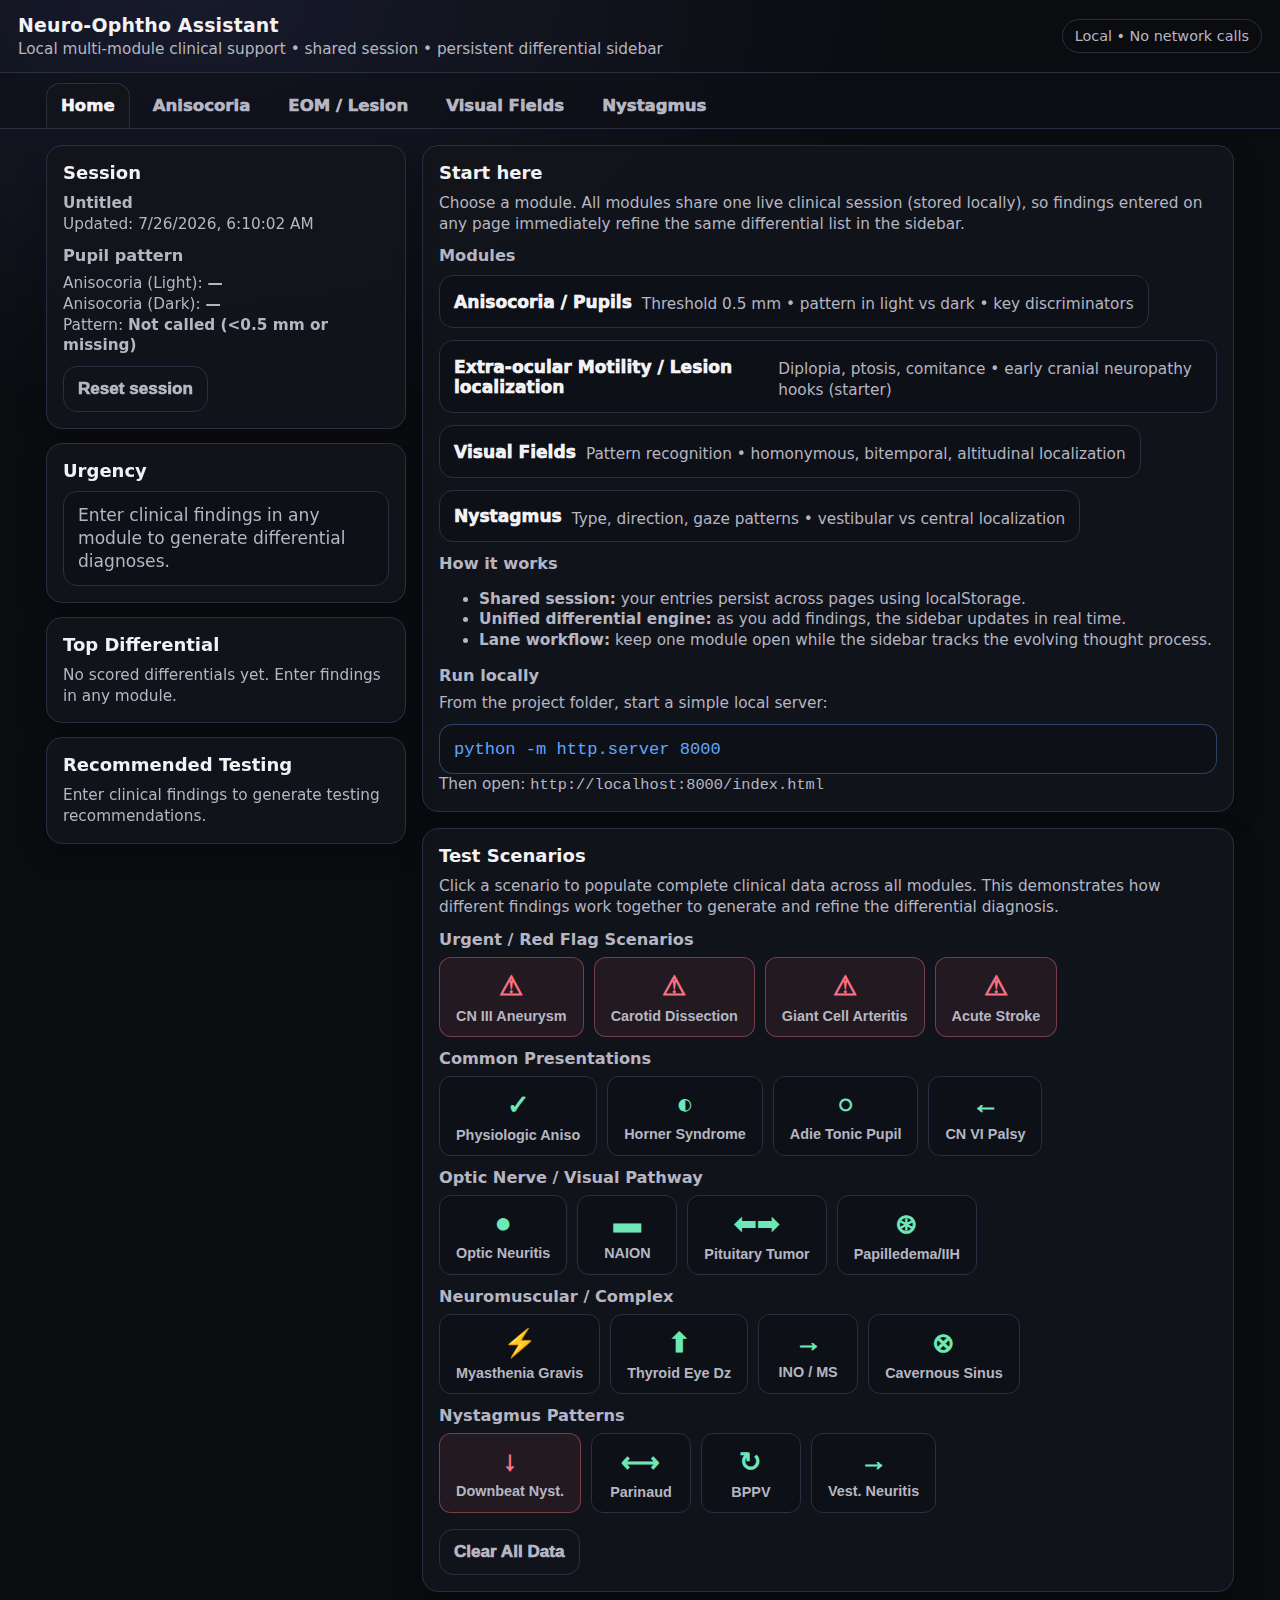
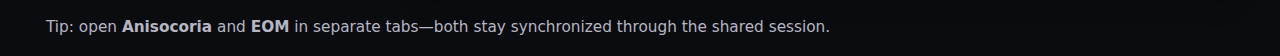
<file: index.html>
<!doctype html>
<html lang="en">

<head>
  <meta charset="utf-8" />
  <meta name="viewport" content="width=device-width,initial-scale=1" />
  <title>Neuro-Ophtho Assistant (Local)</title>
  <link rel="stylesheet" href="./assets/styles.css" />
</head>

<body>
  <header class="topbar">
    <div class="brand">
      <h1>Neuro-Ophtho Assistant</h1>
      <p class="sub">Local multi-module clinical support • shared session • persistent differential sidebar</p>
    </div>
    <div class="pill">Local • No network calls</div>
  </header>

  <div class="tabbar">
    <nav class="tabbarInner">
      <a href="./index.html">Home</a>
      <a href="./anisocoria.html">Anisocoria</a>
      <a href="./eom.html">EOM / Lesion</a>
      <a href="./visual-fields.html">Visual Fields</a>
      <a href="./nystagmus.html">Nystagmus</a>
    </nav>
  </div>

  <div class="shell">
    <!-- SIDEBAR (persistent across all pages) -->
    <aside class="sidebar">
      <div class="nav">
        <a href="./index.html">Home</a>
        <a href="./anisocoria.html">Anisocoria</a>
        <a href="./eom.html">EOM / Lesion</a>
        <a href="./visual-fields.html">Visual Fields</a>
        <a href="./nystagmus.html">Nystagmus</a>
      </div>

      <section class="card">
        <h2>Session</h2>
        <div class="small"><strong id="sbPatient">Untitled</strong></div>
        <div class="small" id="sbUpdated"></div>

        <h3>Pupil pattern</h3>
        <div class="small">Anisocoria (Light): <strong id="sbAnisL">—</strong></div>
        <div class="small">Anisocoria (Dark): <strong id="sbAnisD">—</strong></div>
        <div class="small">Pattern: <strong id="sbPattern">—</strong></div>

        <div class="btnRow">
          <button class="ghost" id="sbReset">Reset session</button>
        </div>
      </section>

      <section class="card">
        <h2>Urgency</h2>
        <div class="callout" id="sbUrgency" data-level="none">—</div>
      </section>

      <section class="card">
        <h2>Top Differential</h2>
        <div id="sbDx"></div>
      </section>

      <section class="card">
        <h2>Recommended Testing</h2>
        <div id="sbTests"></div>
      </section>
    </aside>

    <!-- MAIN -->
    <main class="main">
      <section class="card">
        <h2>Start here</h2>
        <div class="small">
          Choose a module. All modules share one live clinical session (stored locally), so findings entered on any page
          immediately refine the same differential list in the sidebar.
        </div>

        <h3>Modules</h3>
        <div class="row">
          <a class="check" href="./anisocoria.html" style="text-decoration:none;">
            <span style="font-weight:950;">Anisocoria / Pupils</span>
            <span class="small" style="display:block; margin-top:6px; color:var(--muted);">
              Threshold 0.5 mm • pattern in light vs dark • key discriminators
            </span>
          </a>

          <a class="check" href="./eom.html" style="text-decoration:none;">
            <span style="font-weight:950;">Extra-ocular Motility / Lesion localization</span>
            <span class="small" style="display:block; margin-top:6px; color:var(--muted);">
              Diplopia, ptosis, comitance • early cranial neuropathy hooks (starter)
            </span>
          </a>

          <a class="check" href="./visual-fields.html" style="text-decoration:none;">
            <span style="font-weight:950;">Visual Fields</span>
            <span class="small" style="display:block; margin-top:6px; color:var(--muted);">
              Pattern recognition • homonymous, bitemporal, altitudinal localization
            </span>
          </a>

          <a class="check" href="./nystagmus.html" style="text-decoration:none;">
            <span style="font-weight:950;">Nystagmus</span>
            <span class="small" style="display:block; margin-top:6px; color:var(--muted);">
              Type, direction, gaze patterns • vestibular vs central localization
            </span>
          </a>
        </div>

        <h3>How it works</h3>
        <div class="small">
          <ul>
            <li><strong>Shared session:</strong> your entries persist across pages using localStorage.</li>
            <li><strong>Unified differential engine:</strong> as you add findings, the sidebar updates in real time.
            </li>
            <li><strong>Lane workflow:</strong> keep one module open while the sidebar tracks the evolving thought
              process.</li>
          </ul>
        </div>

        <h3>Run locally</h3>
        <div class="small">
          From the project folder, start a simple local server:
          <div class="callout" data-level="info"><code>python -m http.server 8000</code></div>
          Then open: <code>http://localhost:8000/index.html</code>
        </div>
      </section>

      <section class="card">
        <h2>Test Scenarios</h2>
        <div class="small">
          Click a scenario to populate complete clinical data across all modules. This demonstrates how different findings
          work together to generate and refine the differential diagnosis.
        </div>

        <h3>Urgent / Red Flag Scenarios</h3>
        <div class="preset-row">
          <button class="preset-btn preset-btn--urgent" id="scenarioAneurysm" title="Acute CN3 with pupil - aneurysm">
            <span class="preset-icon">⚠</span>
            <span class="preset-label">CN III Aneurysm</span>
          </button>
          <button class="preset-btn preset-btn--urgent" id="scenarioCarotid" title="Painful Horner - carotid dissection">
            <span class="preset-icon">⚠</span>
            <span class="preset-label">Carotid Dissection</span>
          </button>
          <button class="preset-btn preset-btn--urgent" id="scenarioGCA" title="AION in elderly - GCA">
            <span class="preset-icon">⚠</span>
            <span class="preset-label">Giant Cell Arteritis</span>
          </button>
          <button class="preset-btn preset-btn--urgent" id="scenarioStroke" title="Acute homonymous hemianopia">
            <span class="preset-icon">⚠</span>
            <span class="preset-label">Acute Stroke</span>
          </button>
        </div>

        <h3>Common Presentations</h3>
        <div class="preset-row">
          <button class="preset-btn" id="scenarioPhysiologic" title="Normal variant anisocoria">
            <span class="preset-icon">✓</span>
            <span class="preset-label">Physiologic Aniso</span>
          </button>
          <button class="preset-btn" id="scenarioHorner" title="Classic Horner syndrome">
            <span class="preset-icon">◐</span>
            <span class="preset-label">Horner Syndrome</span>
          </button>
          <button class="preset-btn" id="scenarioAdie" title="Tonic pupil with areflexia">
            <span class="preset-icon">○</span>
            <span class="preset-label">Adie Tonic Pupil</span>
          </button>
          <button class="preset-btn" id="scenarioCN6" title="Isolated CN VI palsy">
            <span class="preset-icon">←</span>
            <span class="preset-label">CN VI Palsy</span>
          </button>
        </div>

        <h3>Optic Nerve / Visual Pathway</h3>
        <div class="preset-row">
          <button class="preset-btn" id="scenarioOpticNeuritis" title="Typical optic neuritis">
            <span class="preset-icon">●</span>
            <span class="preset-label">Optic Neuritis</span>
          </button>
          <button class="preset-btn" id="scenarioNAION" title="Non-arteritic AION">
            <span class="preset-icon">▬</span>
            <span class="preset-label">NAION</span>
          </button>
          <button class="preset-btn" id="scenarioPituitary" title="Pituitary adenoma">
            <span class="preset-icon">⬅➡</span>
            <span class="preset-label">Pituitary Tumor</span>
          </button>
          <button class="preset-btn" id="scenarioPapilledema" title="IIH with papilledema">
            <span class="preset-icon">⊛</span>
            <span class="preset-label">Papilledema/IIH</span>
          </button>
        </div>

        <h3>Neuromuscular / Complex</h3>
        <div class="preset-row">
          <button class="preset-btn" id="scenarioMG" title="Ocular myasthenia gravis">
            <span class="preset-icon">⚡</span>
            <span class="preset-label">Myasthenia Gravis</span>
          </button>
          <button class="preset-btn" id="scenarioTED" title="Thyroid eye disease">
            <span class="preset-icon">⬆</span>
            <span class="preset-label">Thyroid Eye Dz</span>
          </button>
          <button class="preset-btn" id="scenarioINO" title="INO from MS">
            <span class="preset-icon">→</span>
            <span class="preset-label">INO / MS</span>
          </button>
          <button class="preset-btn" id="scenarioCavernous" title="Cavernous sinus syndrome">
            <span class="preset-icon">⊗</span>
            <span class="preset-label">Cavernous Sinus</span>
          </button>
        </div>

        <h3>Nystagmus Patterns</h3>
        <div class="preset-row">
          <button class="preset-btn preset-btn--urgent" id="scenarioDownbeat" title="Craniocervical junction lesion">
            <span class="preset-icon">↓</span>
            <span class="preset-label">Downbeat Nyst.</span>
          </button>
          <button class="preset-btn" id="scenarioParinaud" title="Dorsal midbrain syndrome">
            <span class="preset-icon">⟷</span>
            <span class="preset-label">Parinaud</span>
          </button>
          <button class="preset-btn" id="scenarioBPPV" title="Benign paroxysmal positional vertigo">
            <span class="preset-icon">↻</span>
            <span class="preset-label">BPPV</span>
          </button>
          <button class="preset-btn" id="scenarioVestibularNeuritis" title="Acute peripheral vestibular">
            <span class="preset-icon">→</span>
            <span class="preset-label">Vest. Neuritis</span>
          </button>
        </div>

        <div class="btnRow" style="margin-top: 16px;">
          <button class="ghost" id="scenarioClear">Clear All Data</button>
        </div>
      </section>
    </main>
  </div>

  <footer class="footer">
    Tip: open <strong>Anisocoria</strong> and <strong>EOM</strong> in separate tabs—both stay synchronized through the
    shared session.
  </footer>

  <script type="module">
    import { initSidebar } from "./js/sidebar.js";
    import { sessionStore } from "./js/common.js";

    initSidebar("./index.html");

    const $ = (id) => document.getElementById(id);

    // ========================================
    // COMPREHENSIVE TEST SCENARIOS
    // Each scenario populates data across multiple modules
    // ========================================

    function applyScenario(type) {
      // First reset the session
      sessionStore.reset();

      switch (type) {
        // ======= URGENT SCENARIOS =======

        case "aneurysm":
          // Acute CN III with pupil involvement - posterior communicating artery aneurysm
          sessionStore.set("triage.acuteOnset", true);
          sessionStore.set("triage.painful", true);
          sessionStore.set("pupils.odLight", 6.5);
          sessionStore.set("pupils.osLight", 3.0);
          sessionStore.set("pupils.odDark", 7.0);
          sessionStore.set("pupils.osDark", 5.5);
          sessionStore.set("pupils.odLightRxn", "none");
          sessionStore.set("pupils.osLightRxn", "brisk");
          sessionStore.set("eom.ptosis", true);
          sessionStore.set("eom.diplopia", true);
          sessionStore.set("eom.adductionDeficit", true);
          sessionStore.set("eom.verticalLimitation", true);
          sessionStore.set("eom.comitant", false);
          sessionStore.set("eom.notes", "Complete CN III palsy with pupil involvement - urgent imaging required");
          break;

        case "carotid":
          // Painful Horner - carotid dissection
          sessionStore.set("triage.acuteOnset", true);
          sessionStore.set("triage.painful", true);
          sessionStore.set("pupils.odLight", 3.5);
          sessionStore.set("pupils.osLight", 2.5);
          sessionStore.set("pupils.odDark", 6.0);
          sessionStore.set("pupils.osDark", 4.0);
          sessionStore.set("pupils.odLightRxn", "brisk");
          sessionStore.set("pupils.osLightRxn", "brisk");
          sessionStore.set("pupils.dilationLag", true);
          sessionStore.set("pupils.anhidrosis", true);
          sessionStore.set("eom.ptosis", true);
          sessionStore.set("eom.notes", "Acute painful Horner - carotid dissection until proven otherwise");
          break;

        case "gca":
          // Giant Cell Arteritis with AION
          sessionStore.set("triage.acuteOnset", true);
          sessionStore.set("triage.painful", true);
          sessionStore.set("triage.neuroSx", true);
          sessionStore.set("pupils.odLight", 3.5);
          sessionStore.set("pupils.osLight", 3.5);
          sessionStore.set("pupils.odDark", 5.5);
          sessionStore.set("pupils.osDark", 5.5);
          sessionStore.set("pupils.odLightRxn", "brisk");
          sessionStore.set("pupils.osLightRxn", "brisk");
          sessionStore.set("pupils.rapdOD", "3+");
          sessionStore.set("opticNerve.discEdemaOD", true);
          sessionStore.set("opticNerve.vaReducedOD", true);
          sessionStore.set("opticNerve.colorDeficitOD", true);
          sessionStore.set("visualFields.altitudinal", true);
          sessionStore.set("visualFields.respectsHorizontalMeridian", true);
          sessionStore.set("visualFields.laterality", "mono");
          sessionStore.set("visualFields.newDefect", true);
          sessionStore.set("visualFields.complaint", true);
          break;

        case "stroke":
          // Acute homonymous hemianopia - posterior circulation stroke
          sessionStore.set("triage.acuteOnset", true);
          sessionStore.set("triage.neuroSx", true);
          sessionStore.set("pupils.odLight", 3.5);
          sessionStore.set("pupils.osLight", 3.5);
          sessionStore.set("pupils.odDark", 5.5);
          sessionStore.set("pupils.osDark", 5.5);
          sessionStore.set("pupils.odLightRxn", "brisk");
          sessionStore.set("pupils.osLightRxn", "brisk");
          sessionStore.set("visualFields.homonymous", true);
          sessionStore.set("visualFields.respectsVerticalMeridian", true);
          sessionStore.set("visualFields.laterality", "binocular");
          sessionStore.set("visualFields.newDefect", true);
          sessionStore.set("visualFields.complaint", true);
          sessionStore.set("visualFields.congruity", "high");
          sessionStore.set("visualFields.reliability", "good");
          break;

        // ======= COMMON SCENARIOS =======

        case "physiologic":
          // Physiologic anisocoria - normal variant
          sessionStore.set("pupils.odLight", 3.5);
          sessionStore.set("pupils.osLight", 3.1);
          sessionStore.set("pupils.odDark", 5.5);
          sessionStore.set("pupils.osDark", 5.1);
          sessionStore.set("pupils.odLightRxn", "brisk");
          sessionStore.set("pupils.osLightRxn", "brisk");
          break;

        case "horner":
          // Classic Horner syndrome
          sessionStore.set("pupils.odLight", 3.5);
          sessionStore.set("pupils.osLight", 2.5);
          sessionStore.set("pupils.odDark", 6.0);
          sessionStore.set("pupils.osDark", 4.0);
          sessionStore.set("pupils.odLightRxn", "brisk");
          sessionStore.set("pupils.osLightRxn", "brisk");
          sessionStore.set("pupils.dilationLag", true);
          sessionStore.set("eom.ptosis", true);
          break;

        case "adie":
          // Adie tonic pupil
          sessionStore.set("pupils.odLight", 5.5);
          sessionStore.set("pupils.osLight", 3.5);
          sessionStore.set("pupils.odDark", 6.5);
          sessionStore.set("pupils.osDark", 5.5);
          sessionStore.set("pupils.odLightRxn", "sluggish");
          sessionStore.set("pupils.osLightRxn", "brisk");
          sessionStore.set("pupils.lightNearDissociation", true);
          sessionStore.set("pupils.vermiform", true);
          break;

        case "cn6":
          // Isolated CN VI palsy
          sessionStore.set("pupils.odLight", 3.5);
          sessionStore.set("pupils.osLight", 3.5);
          sessionStore.set("pupils.odDark", 5.5);
          sessionStore.set("pupils.osDark", 5.5);
          sessionStore.set("pupils.odLightRxn", "brisk");
          sessionStore.set("pupils.osLightRxn", "brisk");
          sessionStore.set("eom.diplopia", true);
          sessionStore.set("eom.abductionDeficit", true);
          sessionStore.set("eom.comitant", false);
          break;

        // ======= OPTIC NERVE / VISUAL PATHWAY =======

        case "opticNeuritis":
          // Typical optic neuritis
          sessionStore.set("triage.acuteOnset", true);
          sessionStore.set("triage.painful", true);
          sessionStore.set("pupils.odLight", 3.5);
          sessionStore.set("pupils.osLight", 3.5);
          sessionStore.set("pupils.odDark", 5.5);
          sessionStore.set("pupils.osDark", 5.5);
          sessionStore.set("pupils.odLightRxn", "brisk");
          sessionStore.set("pupils.osLightRxn", "brisk");
          sessionStore.set("pupils.rapdOD", "2+");
          sessionStore.set("opticNerve.colorDeficitOD", true);
          sessionStore.set("opticNerve.vaReducedOD", true);
          sessionStore.set("eom.painOnMovement", true);
          sessionStore.set("visualFields.centralScotoma", true);
          sessionStore.set("visualFields.laterality", "mono");
          sessionStore.set("visualFields.newDefect", true);
          sessionStore.set("visualFields.complaint", true);
          break;

        case "naion":
          // Non-arteritic AION
          sessionStore.set("triage.acuteOnset", true);
          sessionStore.set("pupils.odLight", 3.5);
          sessionStore.set("pupils.osLight", 3.5);
          sessionStore.set("pupils.odDark", 5.5);
          sessionStore.set("pupils.osDark", 5.5);
          sessionStore.set("pupils.odLightRxn", "brisk");
          sessionStore.set("pupils.osLightRxn", "brisk");
          sessionStore.set("pupils.rapdOD", "2+");
          sessionStore.set("opticNerve.discEdemaOD", true);
          sessionStore.set("opticNerve.vaReducedOD", true);
          sessionStore.set("visualFields.altitudinal", true);
          sessionStore.set("visualFields.respectsHorizontalMeridian", true);
          sessionStore.set("visualFields.laterality", "mono");
          sessionStore.set("visualFields.newDefect", true);
          sessionStore.set("visualFields.complaint", true);
          break;

        case "pituitary":
          // Pituitary adenoma with bitemporal hemianopia
          sessionStore.set("pupils.odLight", 3.5);
          sessionStore.set("pupils.osLight", 3.5);
          sessionStore.set("pupils.odDark", 5.5);
          sessionStore.set("pupils.osDark", 5.5);
          sessionStore.set("pupils.odLightRxn", "brisk");
          sessionStore.set("pupils.osLightRxn", "brisk");
          sessionStore.set("opticNerve.discPallorOD", true);
          sessionStore.set("opticNerve.discPallorOS", true);
          sessionStore.set("visualFields.bitemporal", true);
          sessionStore.set("visualFields.respectsVerticalMeridian", true);
          sessionStore.set("visualFields.laterality", "binocular");
          sessionStore.set("visualFields.complaint", true);
          sessionStore.set("visualFields.reliability", "good");
          break;

        case "papilledema":
          // Papilledema / IIH
          sessionStore.set("triage.neuroSx", true);
          sessionStore.set("pupils.odLight", 3.5);
          sessionStore.set("pupils.osLight", 3.5);
          sessionStore.set("pupils.odDark", 5.5);
          sessionStore.set("pupils.osDark", 5.5);
          sessionStore.set("pupils.odLightRxn", "brisk");
          sessionStore.set("pupils.osLightRxn", "brisk");
          sessionStore.set("opticNerve.discEdemaOD", true);
          sessionStore.set("opticNerve.discEdemaOS", true);
          sessionStore.set("opticNerve.hemorrhages", true);
          sessionStore.set("visualFields.complaint", true);
          break;

        // ======= NEUROMUSCULAR / COMPLEX =======

        case "mg":
          // Ocular Myasthenia Gravis
          sessionStore.set("pupils.odLight", 3.5);
          sessionStore.set("pupils.osLight", 3.5);
          sessionStore.set("pupils.odDark", 5.5);
          sessionStore.set("pupils.osDark", 5.5);
          sessionStore.set("pupils.odLightRxn", "brisk");
          sessionStore.set("pupils.osLightRxn", "brisk");
          sessionStore.set("eom.ptosis", true);
          sessionStore.set("eom.diplopia", true);
          sessionStore.set("eom.fatigable", true);
          sessionStore.set("eom.notes", "Variability throughout day, worse with fatigue");
          break;

        case "ted":
          // Thyroid Eye Disease
          sessionStore.set("pupils.odLight", 3.5);
          sessionStore.set("pupils.osLight", 3.5);
          sessionStore.set("pupils.odDark", 5.5);
          sessionStore.set("pupils.osDark", 5.5);
          sessionStore.set("pupils.odLightRxn", "brisk");
          sessionStore.set("pupils.osLightRxn", "brisk");
          sessionStore.set("eom.diplopia", true);
          sessionStore.set("eom.verticalLimitation", true);
          sessionStore.set("eom.comitant", false);
          sessionStore.set("eom.painOnMovement", true);
          sessionStore.set("eom.notes", "Restrictive pattern, check for lid retraction, proptosis");
          break;

        case "ino":
          // INO (often from MS)
          sessionStore.set("triage.neuroSx", true);
          sessionStore.set("pupils.odLight", 3.5);
          sessionStore.set("pupils.osLight", 3.5);
          sessionStore.set("pupils.odDark", 5.5);
          sessionStore.set("pupils.osDark", 5.5);
          sessionStore.set("pupils.odLightRxn", "brisk");
          sessionStore.set("pupils.osLightRxn", "brisk");
          sessionStore.set("eom.diplopia", true);
          sessionStore.set("eom.adductionDeficit", true);
          sessionStore.set("eom.comitant", false);
          sessionStore.set("eom.notes", "Adduction deficit with nystagmus of abducting eye - INO pattern");
          break;

        case "cavernous":
          // Cavernous Sinus Syndrome
          sessionStore.set("triage.acuteOnset", true);
          sessionStore.set("triage.painful", true);
          sessionStore.set("pupils.odLight", 5.5);
          sessionStore.set("pupils.osLight", 3.5);
          sessionStore.set("pupils.odDark", 6.5);
          sessionStore.set("pupils.osDark", 5.5);
          sessionStore.set("pupils.odLightRxn", "sluggish");
          sessionStore.set("pupils.osLightRxn", "brisk");
          sessionStore.set("eom.ptosis", true);
          sessionStore.set("eom.diplopia", true);
          sessionStore.set("eom.abductionDeficit", true);
          sessionStore.set("eom.adductionDeficit", true);
          sessionStore.set("eom.verticalLimitation", true);
          sessionStore.set("eom.comitant", false);
          sessionStore.set("eom.notes", "Multiple CN involvement (III, IV, V1, VI) - cavernous sinus localization");
          break;

        // ======= NYSTAGMUS SCENARIOS =======

        case "downbeat":
          // Downbeat nystagmus - craniocervical junction
          sessionStore.set("triage.acuteOnset", true);
          sessionStore.set("triage.neuroSx", true);
          sessionStore.set("pupils.odLight", 3.5);
          sessionStore.set("pupils.osLight", 3.5);
          sessionStore.set("pupils.odDark", 5.5);
          sessionStore.set("pupils.osDark", 5.5);
          sessionStore.set("pupils.odLightRxn", "brisk");
          sessionStore.set("pupils.osLightRxn", "brisk");
          sessionStore.set("nystagmus.present", true);
          sessionStore.set("nystagmus.type", "jerk");
          sessionStore.set("nystagmus.waveform", "vertical");
          sessionStore.set("nystagmus.fastPhase", "down");
          sessionStore.set("nystagmus.primaryPosition", true);
          sessionStore.set("nystagmus.downbeatPrimary", true);
          sessionStore.set("nystagmus.oscillopsia", true);
          sessionStore.set("nystagmus.notes", "Downbeat worse in lateral gaze - craniocervical junction localization");
          break;

        case "parinaudNys":
          // Parinaud syndrome with convergence-retraction nystagmus
          sessionStore.set("triage.neuroSx", true);
          sessionStore.set("pupils.odLight", 4.0);
          sessionStore.set("pupils.osLight", 4.0);
          sessionStore.set("pupils.odDark", 5.5);
          sessionStore.set("pupils.osDark", 5.5);
          sessionStore.set("pupils.odLightRxn", "sluggish");
          sessionStore.set("pupils.osLightRxn", "sluggish");
          sessionStore.set("pupils.lightNearDissociation", true);
          sessionStore.set("eom.verticalLimitation", true);
          sessionStore.set("nystagmus.present", true);
          sessionStore.set("nystagmus.type", "jerk");
          sessionStore.set("nystagmus.waveform", "mixed");
          sessionStore.set("nystagmus.convergenceRetraction", true);
          sessionStore.set("nystagmus.primaryPosition", true);
          sessionStore.set("nystagmus.notes", "Parinaud syndrome - dorsal midbrain");
          break;

        case "bppv":
          // BPPV - benign paroxysmal positional vertigo
          sessionStore.set("pupils.odLight", 3.5);
          sessionStore.set("pupils.osLight", 3.5);
          sessionStore.set("pupils.odDark", 5.5);
          sessionStore.set("pupils.osDark", 5.5);
          sessionStore.set("pupils.odLightRxn", "brisk");
          sessionStore.set("pupils.osLightRxn", "brisk");
          sessionStore.set("nystagmus.present", true);
          sessionStore.set("nystagmus.type", "jerk");
          sessionStore.set("nystagmus.waveform", "mixed");
          sessionStore.set("nystagmus.positional", true);
          sessionStore.set("nystagmus.vertigo", true);
          sessionStore.set("nystagmus.amplitude", "medium");
          sessionStore.set("nystagmus.notes", "Torsional-vertical with Dix-Hallpike - posterior canal BPPV");
          break;

        case "vestibularNeuritis":
          // Acute vestibular neuritis
          sessionStore.set("triage.acuteOnset", true);
          sessionStore.set("pupils.odLight", 3.5);
          sessionStore.set("pupils.osLight", 3.5);
          sessionStore.set("pupils.odDark", 5.5);
          sessionStore.set("pupils.osDark", 5.5);
          sessionStore.set("pupils.odLightRxn", "brisk");
          sessionStore.set("pupils.osLightRxn", "brisk");
          sessionStore.set("nystagmus.present", true);
          sessionStore.set("nystagmus.type", "jerk");
          sessionStore.set("nystagmus.waveform", "horizontal");
          sessionStore.set("nystagmus.fastPhase", "right");
          sessionStore.set("nystagmus.primaryPosition", true);
          sessionStore.set("nystagmus.spontaneous", true);
          sessionStore.set("nystagmus.vertigo", true);
          sessionStore.set("nystagmus.oscillopsia", true);
          sessionStore.set("nystagmus.notes", "Acute unidirectional horizontal - peripheral vestibular pattern");
          break;

        case "clear":
          // Already reset above, just return
          break;
      }
    }

    // Bind scenario buttons
    $("scenarioAneurysm").addEventListener("click", () => applyScenario("aneurysm"));
    $("scenarioCarotid").addEventListener("click", () => applyScenario("carotid"));
    $("scenarioGCA").addEventListener("click", () => applyScenario("gca"));
    $("scenarioStroke").addEventListener("click", () => applyScenario("stroke"));

    $("scenarioPhysiologic").addEventListener("click", () => applyScenario("physiologic"));
    $("scenarioHorner").addEventListener("click", () => applyScenario("horner"));
    $("scenarioAdie").addEventListener("click", () => applyScenario("adie"));
    $("scenarioCN6").addEventListener("click", () => applyScenario("cn6"));

    $("scenarioOpticNeuritis").addEventListener("click", () => applyScenario("opticNeuritis"));
    $("scenarioNAION").addEventListener("click", () => applyScenario("naion"));
    $("scenarioPituitary").addEventListener("click", () => applyScenario("pituitary"));
    $("scenarioPapilledema").addEventListener("click", () => applyScenario("papilledema"));

    $("scenarioMG").addEventListener("click", () => applyScenario("mg"));
    $("scenarioTED").addEventListener("click", () => applyScenario("ted"));
    $("scenarioINO").addEventListener("click", () => applyScenario("ino"));
    $("scenarioCavernous").addEventListener("click", () => applyScenario("cavernous"));

    $("scenarioDownbeat").addEventListener("click", () => applyScenario("downbeat"));
    $("scenarioParinaud").addEventListener("click", () => applyScenario("parinaudNys"));
    $("scenarioBPPV").addEventListener("click", () => applyScenario("bppv"));
    $("scenarioVestibularNeuritis").addEventListener("click", () => applyScenario("vestibularNeuritis"));

    $("scenarioClear").addEventListener("click", () => applyScenario("clear"));
  </script>
</body>

</html>
</file>
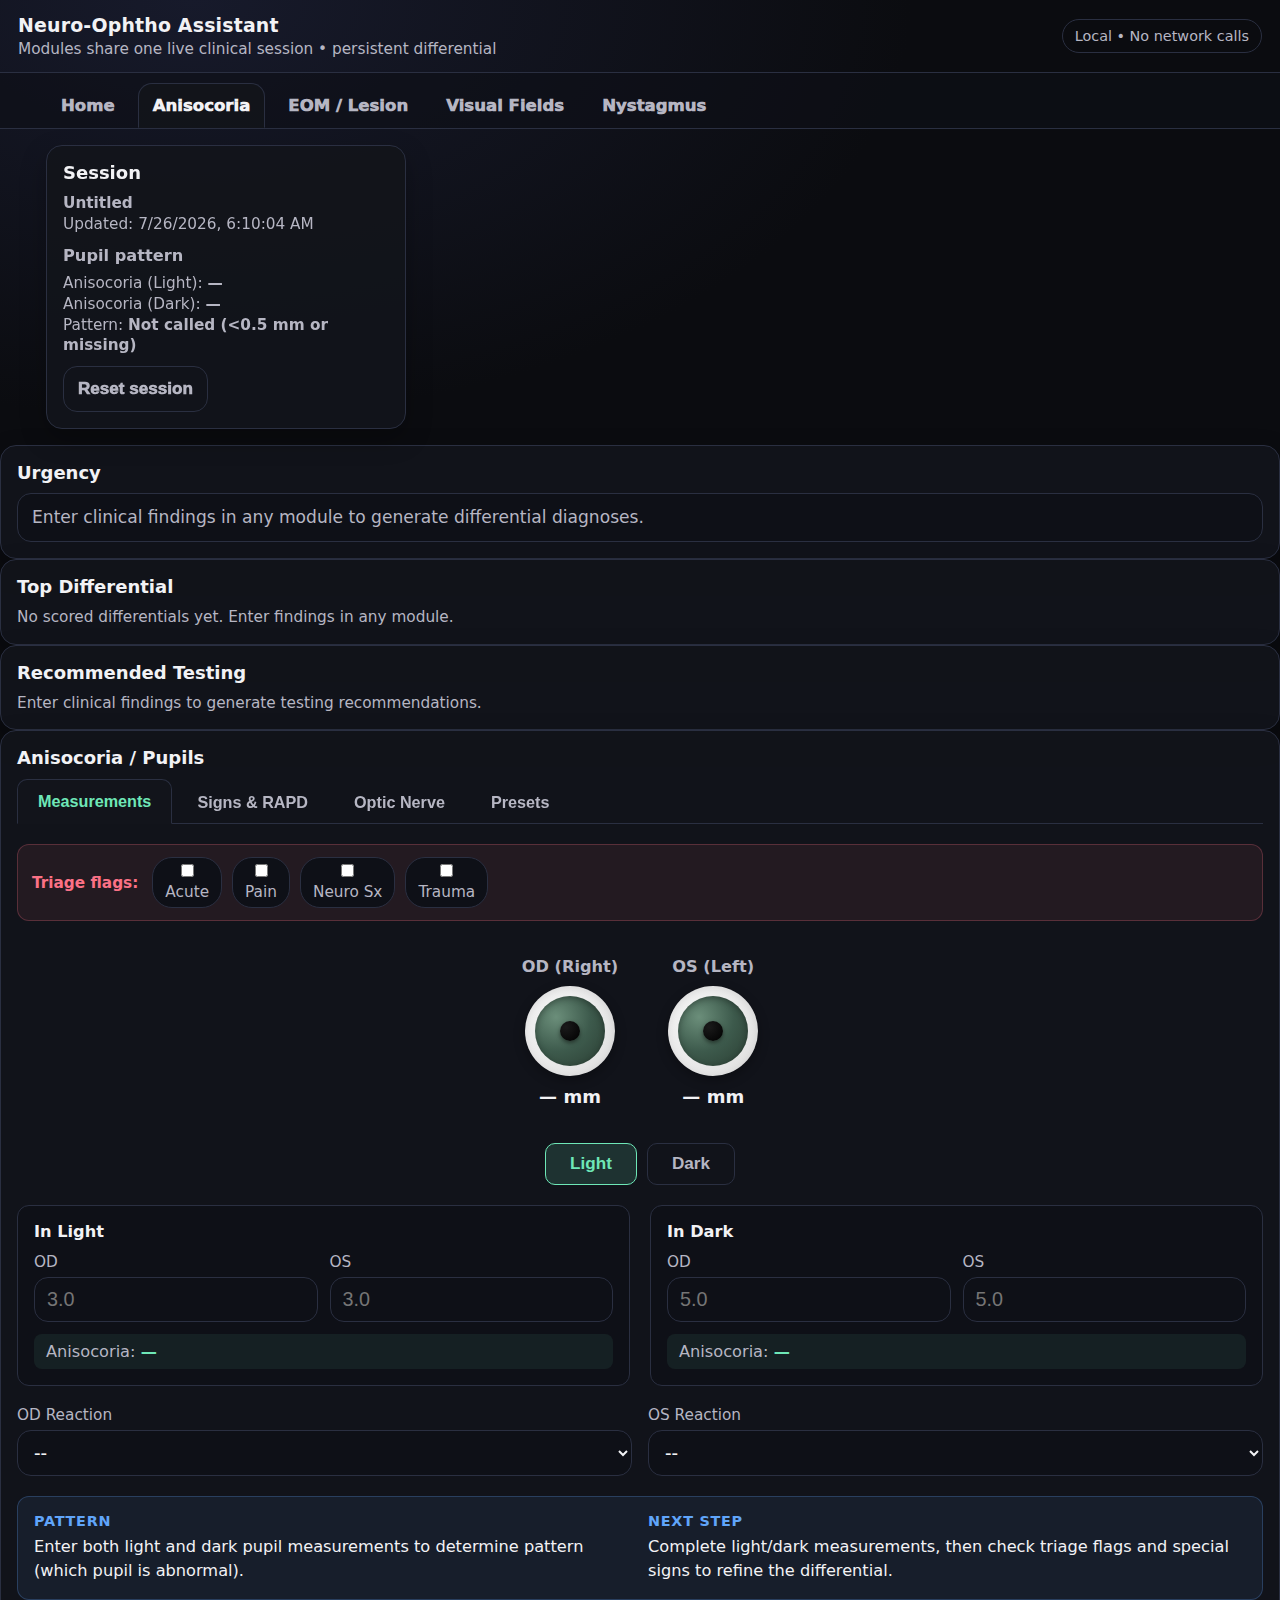
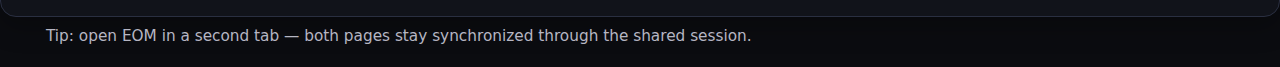
<file: anisocoria.html>
<!doctype html>
<html lang="en">

<head>
  <meta charset="utf-8" />
  <meta name="viewport" content="width=device-width,initial-scale=1" />
  <title>Anisocoria Module</title>
  <link rel="stylesheet" href="./assets/styles.css" />
</head>

<body>
  <header class="topbar">
    <div class="brand">
      <h1>Neuro-Ophtho Assistant</h1>
      <p class="sub">Modules share one live clinical session • persistent differential</p>
    </div>
    <div class="pill">Local • No network calls</div>
  </header>

  <div class="tabbar">
    <nav class="tabbarInner">
      <a href="./index.html">Home</a>
      <a href="./anisocoria.html">Anisocoria</a>
      <a href="./eom.html">EOM / Lesion</a>
      <a href="./visual-fields.html">Visual Fields</a>
      <a href="./nystagmus.html">Nystagmus</a>
    </nav>
  </div>

  <div class="shell">
    <!-- SIDEBAR -->
    <aside class="sidebar">
      <div class="nav">
        <a href="./anisocoria.html">Anisocoria</a>
        <a href="./eom.html">EOM / Lesion</a>
        <a href="./visual-fields.html">Visual Fields</a>
        <a href="./nystagmus.html">Nystagmus</a>
      </div>

      <section class="card" id="section-optic">
        <h2>Session</h2>
        <div class="small"><strong id="sbPatient">Untitled</strong></div>
        <div class="small" id="sbUpdated"></div>

        <h3>Pupil pattern</h3>
        <div class="small">Anisocoria (Light): <strong id="sbAnisL">—</strong></div>
        <div class="small">Anisocoria (Dark): <strong id="sbAnisD">—</strong></div>
        <div class="small">Pattern: <strong id="sbPattern">—</strong></div>

        <div class="btnRow">
          <button class="ghost" id="sbReset">Reset session</button>
        </div>
        </div>
        </div>
      </section>

      <section class="card">
        <h2>Urgency</h2>
        <div class="callout" id="sbUrgency" data-level="none">—</div>
      </section>

      <section class="card">
        <h2>Top Differential</h2>
        <div id="sbDx"></div>
      </section>

      <section class="card">
        <h2>Recommended Testing</h2>
        <div id="sbTests"></div>
      </section>
    </aside>

    <!-- MAIN -->
    <main class="main">
      <section class="card">
        <h2>Anisocoria / Pupils</h2>

        <!-- In-page tab navigation -->
        <div class="page-tabs">
          <button class="page-tab active" data-tab="measurements">Measurements</button>
          <button class="page-tab" data-tab="signs">Signs & RAPD</button>
          <button class="page-tab" data-tab="optic">Optic Nerve</button>
          <button class="page-tab" data-tab="presets">Presets</button>
        </div>

        <!-- Tab: Measurements -->
        <div class="tab-content active" id="tab-measurements">
          <!-- Triage alerts -->
          <div class="triage-bar">
            <span class="triage-label">Triage flags:</span>
            <label class="triage-chip"><input type="checkbox" id="acuteOnset"> Acute</label>
            <label class="triage-chip"><input type="checkbox" id="painful"> Pain</label>
            <label class="triage-chip"><input type="checkbox" id="neuroSx"> Neuro Sx</label>
            <label class="triage-chip"><input type="checkbox" id="trauma"> Trauma</label>
          </div>

          <!-- Visual Pupil Diagram -->
          <div class="pupil-entry-section">
            <div class="pupil-diagram-compact">
              <div class="eye-container">
                <div class="eye-label">OD (Right)</div>
                <div class="eye" id="eyeOD">
                  <div class="iris">
                    <div class="pupil" id="pupilOD"></div>
                  </div>
                </div>
                <div class="pupil-size-display" id="pupilSizeOD">-- mm</div>
              </div>
              <div class="eye-container">
                <div class="eye-label">OS (Left)</div>
                <div class="eye" id="eyeOS">
                  <div class="iris">
                    <div class="pupil" id="pupilOS"></div>
                  </div>
                </div>
                <div class="pupil-size-display" id="pupilSizeOS">-- mm</div>
              </div>
            </div>

            <div class="lighting-toggle">
              <button class="lighting-btn active" id="lightingLight">Light</button>
              <button class="lighting-btn" id="lightingDark">Dark</button>
            </div>

            <!-- Measurement inputs - side by side -->
            <div class="measurement-grid">
              <div class="measurement-group">
                <h4>In Light</h4>
                <div class="input-row">
                  <label class="compact-label">
                    OD
                    <input type="number" step="0.1" min="0" max="12" id="odLight" placeholder="3.0" inputmode="decimal">
                  </label>
                  <label class="compact-label">
                    OS
                    <input type="number" step="0.1" min="0" max="12" id="osLight" placeholder="3.0" inputmode="decimal">
                  </label>
                </div>
                <div class="aniso-readout">
                  Anisocoria: <strong id="anisLight">--</strong>
                </div>
              </div>

              <div class="measurement-group">
                <h4>In Dark</h4>
                <div class="input-row">
                  <label class="compact-label">
                    OD
                    <input type="number" step="0.1" min="0" max="12" id="odDark" placeholder="5.0" inputmode="decimal">
                  </label>
                  <label class="compact-label">
                    OS
                    <input type="number" step="0.1" min="0" max="12" id="osDark" placeholder="5.0" inputmode="decimal">
                  </label>
                </div>
                <div class="aniso-readout">
                  Anisocoria: <strong id="anisDark">--</strong>
                </div>
              </div>
            </div>

            <!-- Reactivity -->
            <div class="reactivity-row">
              <label class="compact-label">
                OD Reaction
                <select id="odLightRxn">
                  <option value="">--</option>
                  <option value="brisk">Brisk</option>
                  <option value="sluggish">Sluggish</option>
                  <option value="none">Fixed</option>
                </select>
              </label>
              <label class="compact-label">
                OS Reaction
                <select id="osLightRxn">
                  <option value="">--</option>
                  <option value="brisk">Brisk</option>
                  <option value="sluggish">Sluggish</option>
                  <option value="none">Fixed</option>
                </select>
              </label>
            </div>
          </div>

          <!-- Guidance panel -->
          <div class="guidance-panel">
            <div class="guidance-item">
              <span class="guidance-label">Pattern</span>
              <span class="guidance-value" id="pupilLocalize">Enter measurements</span>
            </div>
            <div class="guidance-item">
              <span class="guidance-label">Next step</span>
              <span class="guidance-value" id="pupilNext">--</span>
            </div>
          </div>
        </div>

        <!-- Tab: Signs & RAPD -->
        <div class="tab-content" id="tab-signs">
          <h3>RAPD (Relative Afferent Pupillary Defect)</h3>
          <div class="input-row">
            <label class="compact-label">
              RAPD OD
              <select id="rapdOD">
                <option value="">--</option>
                <option value="none">None</option>
                <option value="1+">1+ (trace)</option>
                <option value="2+">2+ (mild)</option>
                <option value="3+">3+ (moderate)</option>
                <option value="4+">4+ (severe)</option>
              </select>
            </label>
            <label class="compact-label">
              RAPD OS
              <select id="rapdOS">
                <option value="">--</option>
                <option value="none">None</option>
                <option value="1+">1+ (trace)</option>
                <option value="2+">2+ (mild)</option>
                <option value="3+">3+ (moderate)</option>
                <option value="4+">4+ (severe)</option>
              </select>
            </label>
          </div>

          <h3>Pupillary Signs</h3>
          <div class="checkbox-grid">
            <label class="check"><input type="checkbox" id="dilationLag"> Dilation lag</label>
            <label class="check"><input type="checkbox" id="anhidrosis"> Anhidrosis</label>
            <label class="check"><input type="checkbox" id="lightNearDissociation"> Light-near dissociation</label>
            <label class="check"><input type="checkbox" id="vermiform"> Vermiform movements</label>
          </div>

          <h3>Drug Exposure</h3>
          <div class="checkbox-grid">
            <label class="check"><input type="checkbox" id="anticholinergicExposure"> Anticholinergic</label>
            <label class="check"><input type="checkbox" id="sympathomimeticExposure"> Sympathomimetic</label>
          </div>
        </div>

        <!-- Tab: Optic Nerve -->
        <div class="tab-content" id="tab-optic">
          <h3>Disc Appearance</h3>
          <div class="eye-findings-grid">
            <div class="eye-findings-col">
              <h4>OD (Right)</h4>
              <label class="check"><input type="checkbox" id="discPallorOD"> Disc pallor</label>
              <label class="check"><input type="checkbox" id="discEdemaOD"> Disc edema</label>
              <label class="check"><input type="checkbox" id="colorDeficitOD"> Color deficit</label>
              <label class="check"><input type="checkbox" id="vaReducedOD"> VA reduced</label>
            </div>
            <div class="eye-findings-col">
              <h4>OS (Left)</h4>
              <label class="check"><input type="checkbox" id="discPallorOS"> Disc pallor</label>
              <label class="check"><input type="checkbox" id="discEdemaOS"> Disc edema</label>
              <label class="check"><input type="checkbox" id="colorDeficitOS"> Color deficit</label>
              <label class="check"><input type="checkbox" id="vaReducedOS"> VA reduced</label>
            </div>
          </div>

          <h3>Additional Findings</h3>
          <div class="checkbox-grid">
            <label class="check"><input type="checkbox" id="optociliaryShunts"> Optociliary shunts</label>
            <label class="check"><input type="checkbox" id="cupping"> Disc cupping</label>
            <label class="check"><input type="checkbox" id="discHemorrhages"> Disc hemorrhages</label>
          </div>

          <label class="full">
            <span>Notes</span>
            <textarea id="opticNerveNotes" rows="2" placeholder="Additional observations..."></textarea>
          </label>

          <div class="guidance-panel">
            <div class="guidance-item full-width">
              <span class="guidance-label">Optic Nerve Status</span>
              <span class="guidance-value" id="opticNerveStatus">No findings entered</span>
            </div>
          </div>
        </div>

        <!-- Tab: Presets -->
        <div class="tab-content" id="tab-presets">
          <p class="section-desc">Quick-fill common clinical patterns for testing or demonstration.</p>

          <h3>Pupil Patterns</h3>
          <div class="preset-grid">
            <button class="preset-btn" id="presetPhysiologic" title="Normal variant">
              <span class="preset-icon">≈</span>
              <span class="preset-label">Physiologic</span>
            </button>
            <button class="preset-btn" id="presetHorner" title="Small pupil pattern">
              <span class="preset-icon">◐</span>
              <span class="preset-label">Horner</span>
            </button>
            <button class="preset-btn" id="presetCN3" title="Large pupil + ptosis">
              <span class="preset-icon">◑</span>
              <span class="preset-label">CN III</span>
            </button>
            <button class="preset-btn" id="presetAdie" title="Light-near dissociation">
              <span class="preset-icon">○</span>
              <span class="preset-label">Adie</span>
            </button>
            <button class="preset-btn" id="presetPharmaco" title="Fixed dilated">
              <span class="preset-icon">●</span>
              <span class="preset-label">Pharmacologic</span>
            </button>
          </div>

          <h3>Optic Nerve Patterns</h3>
          <div class="preset-grid">
            <button class="preset-btn" id="presetAION" title="RAPD + disc edema">
              <span class="preset-icon">⊖</span>
              <span class="preset-label">AION</span>
            </button>
            <button class="preset-btn" id="presetOpticNeuritis" title="RAPD + pain">
              <span class="preset-icon">⊘</span>
              <span class="preset-label">Optic Neuritis</span>
            </button>
            <button class="preset-btn" id="presetPapilledema" title="Bilateral disc edema">
              <span class="preset-icon">⊛</span>
              <span class="preset-label">Papilledema</span>
            </button>
          </div>
        </div>
      </section>
    </main>
  </div>

  <footer class="footer">Tip: open EOM in a second tab — both pages stay synchronized through the shared session.
  </footer>

  <script type="module" src="./js/anisocoria.page.js"></script>
</body>

</html>
</file>
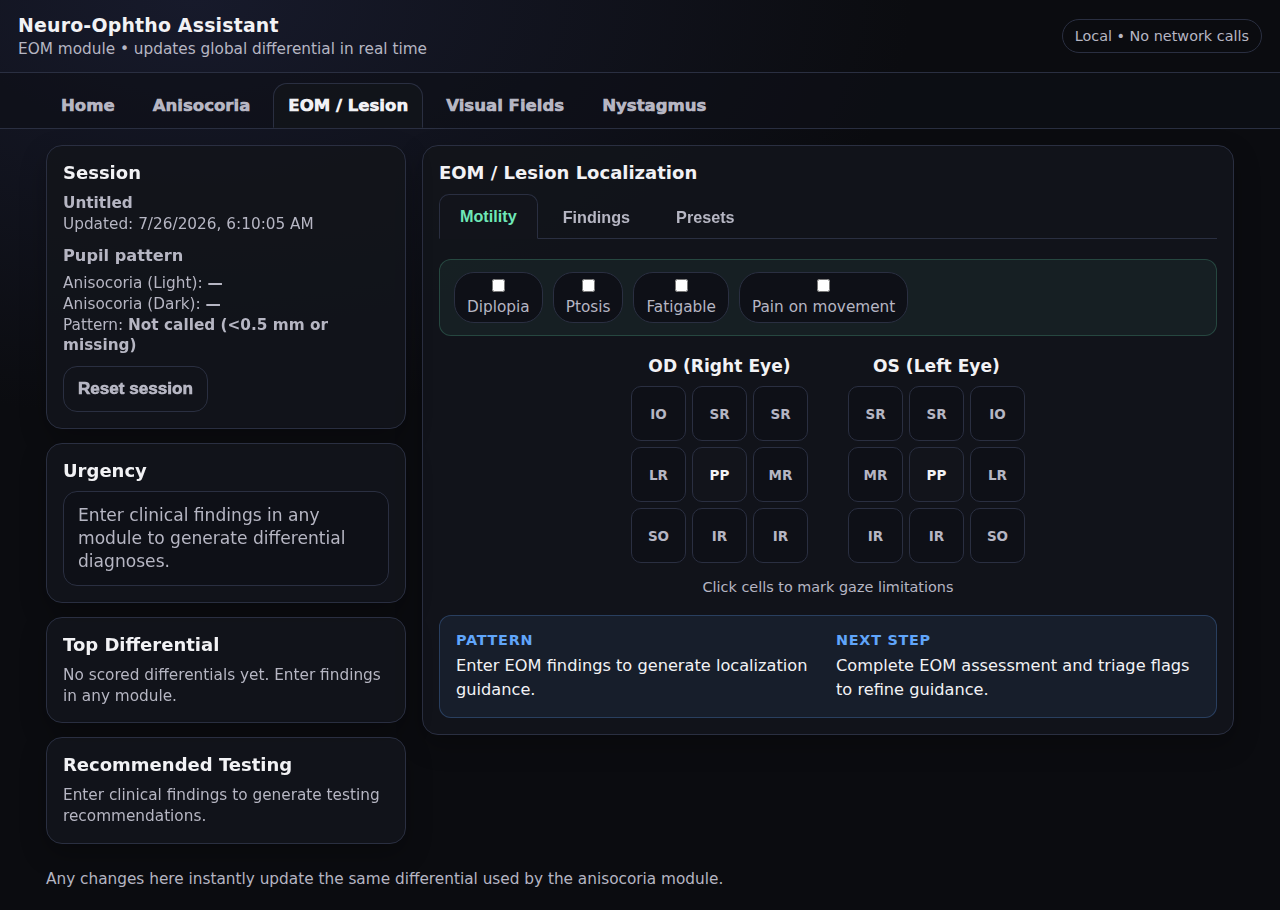
<file: eom.html>
<!doctype html>
<html lang="en">

<head>
  <meta charset="utf-8" />
  <meta name="viewport" content="width=device-width,initial-scale=1" />
  <title>EOM / Lesion Location</title>
  <link rel="stylesheet" href="./assets/styles.css" />
</head>

<body>
  <header class="topbar">
    <div class="brand">
      <h1>Neuro-Ophtho Assistant</h1>
      <p class="sub">EOM module • updates global differential in real time</p>
    </div>
    <div class="pill">Local • No network calls</div>
  </header>

  <div class="tabbar">
    <nav class="tabbarInner">
      <a href="./index.html">Home</a>
      <a href="./anisocoria.html">Anisocoria</a>
      <a href="./eom.html">EOM / Lesion</a>
      <a href="./visual-fields.html">Visual Fields</a>
      <a href="./nystagmus.html">Nystagmus</a>
    </nav>
  </div>

  <div class="shell">
    <!-- SIDEBAR (same structure as anisocoria) -->
    <aside class="sidebar">
      <div class="nav">
        <a href="./anisocoria.html">Anisocoria</a>
        <a href="./eom.html">EOM / Lesion</a>
        <a href="./visual-fields.html">Visual Fields</a>
        <a href="./nystagmus.html">Nystagmus</a>
      </div>

      <section class="card">
        <h2>Session</h2>
        <div class="small"><strong id="sbPatient">Untitled</strong></div>
        <div class="small" id="sbUpdated"></div>

        <h3>Pupil pattern</h3>
        <div class="small">Anisocoria (Light): <strong id="sbAnisL">—</strong></div>
        <div class="small">Anisocoria (Dark): <strong id="sbAnisD">—</strong></div>
        <div class="small">Pattern: <strong id="sbPattern">—</strong></div>

        <div class="btnRow">
          <button class="ghost" id="sbReset">Reset session</button>
        </div>
      </section>

      <section class="card">
        <h2>Urgency</h2>
        <div class="callout" id="sbUrgency" data-level="none">—</div>
      </section>

      <section class="card">
        <h2>Top Differential</h2>
        <div id="sbDx"></div>
      </section>

      <section class="card">
        <h2>Recommended Testing</h2>
        <div id="sbTests"></div>
      </section>
    </aside>

    <!-- MAIN -->
    <main class="main">
      <section class="card">
        <h2>EOM / Lesion Localization</h2>

        <!-- In-page tab navigation -->
        <div class="page-tabs">
          <button class="page-tab active" data-tab="motility">Motility</button>
          <button class="page-tab" data-tab="findings">Findings</button>
          <button class="page-tab" data-tab="presets">Presets</button>
        </div>

        <!-- Tab: Motility -->
        <div class="tab-content active" id="tab-motility">
          <!-- Key symptoms bar -->
          <div class="symptoms-bar">
            <label class="symptom-chip"><input type="checkbox" id="diplopia"> Diplopia</label>
            <label class="symptom-chip"><input type="checkbox" id="ptosis"> Ptosis</label>
            <label class="symptom-chip symptom-chip--urgent"><input type="checkbox" id="fatigable"> Fatigable</label>
            <label class="symptom-chip symptom-chip--urgent"><input type="checkbox" id="painOnMovement"> Pain on movement</label>
          </div>

          <!-- Motility Grid -->
          <div class="eom-dual-grid">
            <div class="eom-eye-section">
              <h4>OD (Right Eye)</h4>
              <div class="eom-grid" id="eomGridOD" data-eye="OD">
                <div class="eom-cell" data-gaze="upleft" title="Up and Left - IO">IO</div>
                <div class="eom-cell" data-gaze="up" title="Up - SR">SR</div>
                <div class="eom-cell" data-gaze="upright" title="Up and Right - SR">SR</div>
                <div class="eom-cell" data-gaze="left" title="Left - LR (Abduction)">LR</div>
                <div class="eom-cell center" title="Primary Position">PP</div>
                <div class="eom-cell" data-gaze="right" title="Right - MR (Adduction)">MR</div>
                <div class="eom-cell" data-gaze="downleft" title="Down and Left - SO">SO</div>
                <div class="eom-cell" data-gaze="down" title="Down - IR">IR</div>
                <div class="eom-cell" data-gaze="downright" title="Down and Right - IR">IR</div>
              </div>
            </div>
            <div class="eom-eye-section">
              <h4>OS (Left Eye)</h4>
              <div class="eom-grid" id="eomGridOS" data-eye="OS">
                <div class="eom-cell" data-gaze="upleft" title="Up and Left - SR">SR</div>
                <div class="eom-cell" data-gaze="up" title="Up - SR">SR</div>
                <div class="eom-cell" data-gaze="upright" title="Up and Right - IO">IO</div>
                <div class="eom-cell" data-gaze="left" title="Left - MR (Adduction)">MR</div>
                <div class="eom-cell center" title="Primary Position">PP</div>
                <div class="eom-cell" data-gaze="right" title="Right - LR (Abduction)">LR</div>
                <div class="eom-cell" data-gaze="downleft" title="Down and Left - IR">IR</div>
                <div class="eom-cell" data-gaze="down" title="Down - IR">IR</div>
                <div class="eom-cell" data-gaze="downright" title="Down and Right - SO">SO</div>
              </div>
            </div>
          </div>
          <p class="grid-hint">Click cells to mark gaze limitations</p>

          <!-- Guidance panel -->
          <div class="guidance-panel">
            <div class="guidance-item">
              <span class="guidance-label">Pattern</span>
              <span class="guidance-value" id="eomLocalize">Enter findings</span>
            </div>
            <div class="guidance-item">
              <span class="guidance-label">Next step</span>
              <span class="guidance-value" id="eomNext">--</span>
            </div>
          </div>
        </div>

        <!-- Tab: Findings -->
        <div class="tab-content" id="tab-findings">
          <h3>Summary Flags</h3>
          <p class="section-desc">Auto-detected from grid, or toggle manually.</p>
          <div class="checkbox-grid">
            <label class="check"><input type="checkbox" id="abductionDeficit"> Abduction deficit (CN VI)</label>
            <label class="check"><input type="checkbox" id="adductionDeficit"> Adduction deficit (CN III/INO)</label>
            <label class="check"><input type="checkbox" id="verticalLimitation"> Vertical limitation (CN III/IV)</label>
          </div>

          <h3>Comitance</h3>
          <div class="input-row">
            <label class="compact-label">
              Deviation pattern
              <select id="comitant">
                <option value="">--</option>
                <option value="true">Comitant (same in all gazes)</option>
                <option value="false">Incomitant (varies with gaze)</option>
              </select>
            </label>
          </div>

          <h3>Notes</h3>
          <label class="full">
            <input type="text" id="eomNotes" placeholder="e.g., worse in R gaze; new onset..." />
          </label>

          <div class="guidance-panel">
            <div class="guidance-item full-width">
              <span class="guidance-label">Data Quality</span>
              <span class="guidance-value" id="eomQuality">No findings entered</span>
            </div>
          </div>
        </div>

        <!-- Tab: Presets -->
        <div class="tab-content" id="tab-presets">
          <p class="section-desc">Quick-fill common EOM patterns for testing or demonstration.</p>

          <h3>Cranial Nerve Patterns</h3>
          <div class="preset-grid">
            <button class="preset-btn" id="presetCN6" title="Abduction deficit">
              <span class="preset-icon">←</span>
              <span class="preset-label">CN VI</span>
            </button>
            <button class="preset-btn" id="presetCN4" title="Vertical diplopia">
              <span class="preset-icon">↗</span>
              <span class="preset-label">CN IV</span>
            </button>
            <button class="preset-btn" id="presetINO" title="Adduction deficit">
              <span class="preset-icon">→</span>
              <span class="preset-label">INO</span>
            </button>
            <button class="preset-btn" id="presetParinaud" title="Dorsal midbrain">
              <span class="preset-icon">▲</span>
              <span class="preset-label">Parinaud</span>
            </button>
          </div>

          <h3>Other Patterns</h3>
          <div class="preset-grid">
            <button class="preset-btn" id="presetMG" title="Fatigable ptosis/diplopia">
              <span class="preset-icon">⚡</span>
              <span class="preset-label">MG</span>
            </button>
            <button class="preset-btn" id="presetTED" title="Thyroid eye disease">
              <span class="preset-icon">⬆</span>
              <span class="preset-label">TED</span>
            </button>
            <button class="preset-btn" id="presetSkew" title="Skew deviation">
              <span class="preset-icon">⇅</span>
              <span class="preset-label">Skew</span>
            </button>
            <button class="preset-btn" id="presetCPEO" title="CPEO">
              <span class="preset-icon">○</span>
              <span class="preset-label">CPEO</span>
            </button>
          </div>
        </div>
      </section>
    </main>
  </div>

  <footer class="footer">Any changes here instantly update the same differential used by the anisocoria module.</footer>

  <script type="module" src="./js/eom.page.js"></script>
</body>

</html>
</file>
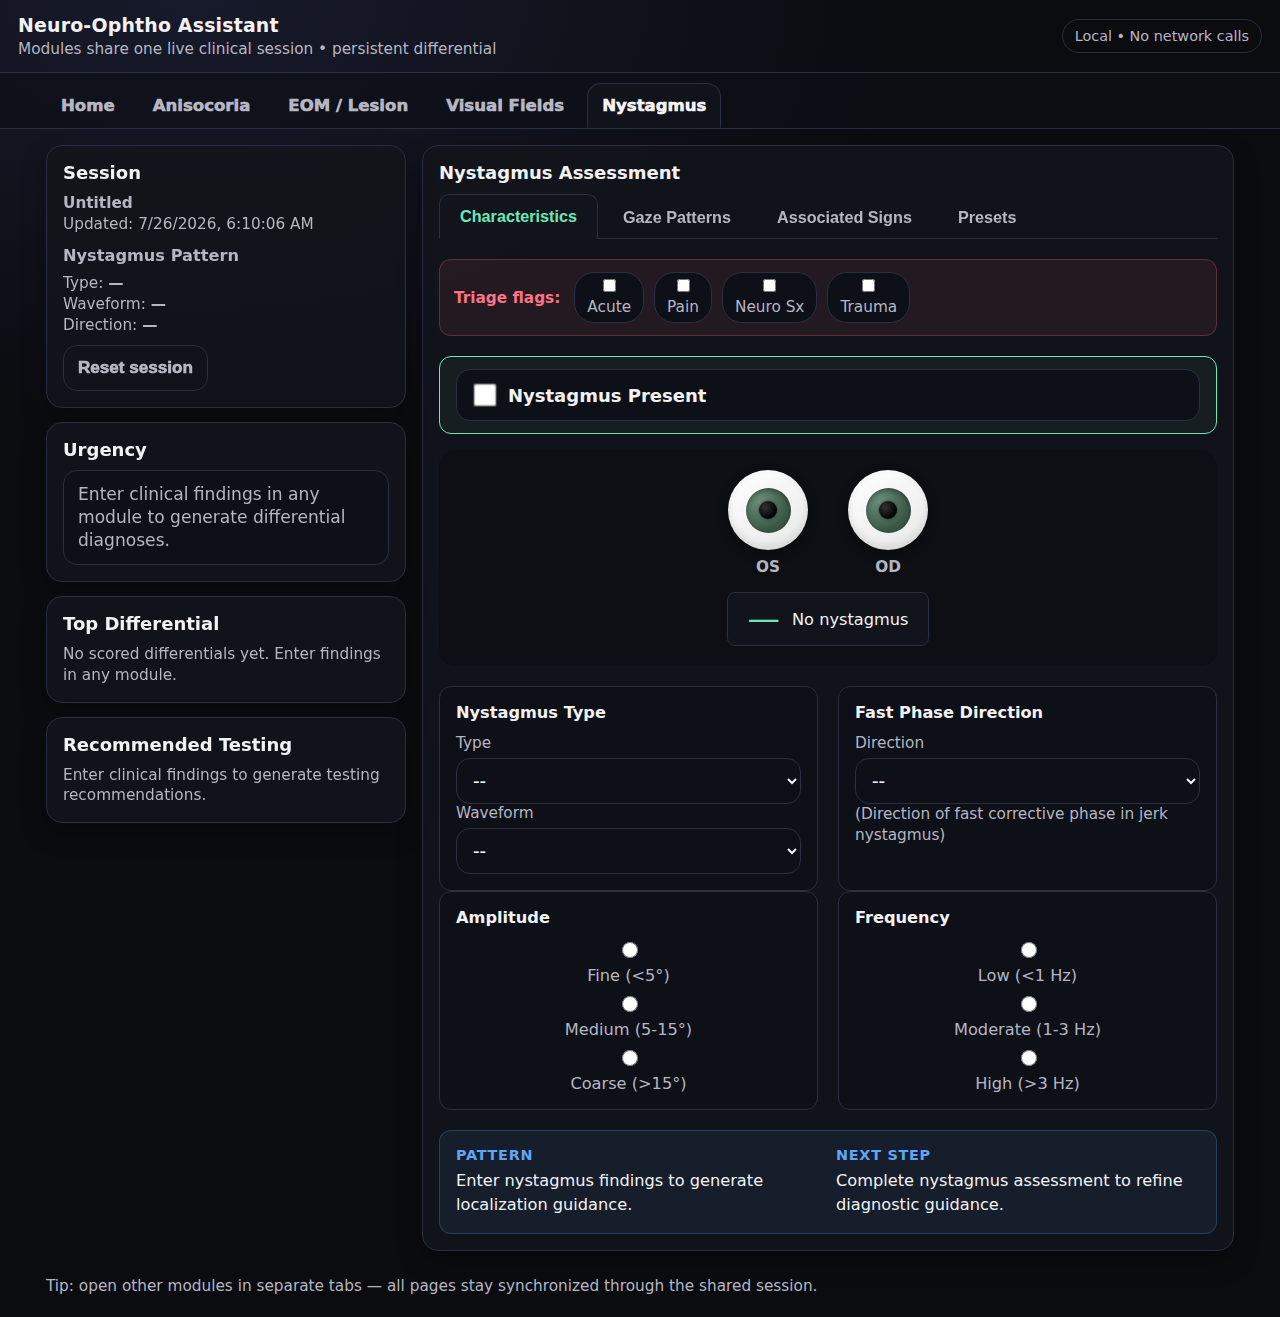
<file: nystagmus.html>
<!doctype html>
<html lang="en">

<head>
  <meta charset="utf-8" />
  <meta name="viewport" content="width=device-width,initial-scale=1" />
  <title>Nystagmus Module</title>
  <link rel="stylesheet" href="./assets/styles.css" />
</head>

<body>
  <header class="topbar">
    <div class="brand">
      <h1>Neuro-Ophtho Assistant</h1>
      <p class="sub">Modules share one live clinical session • persistent differential</p>
    </div>
    <div class="pill">Local • No network calls</div>
  </header>

  <div class="tabbar">
    <nav class="tabbarInner">
      <a href="./index.html">Home</a>
      <a href="./anisocoria.html">Anisocoria</a>
      <a href="./eom.html">EOM / Lesion</a>
      <a href="./visual-fields.html">Visual Fields</a>
      <a href="./nystagmus.html">Nystagmus</a>
    </nav>
  </div>

  <div class="shell">
    <!-- SIDEBAR -->
    <aside class="sidebar">
      <div class="nav">
        <a href="./anisocoria.html">Anisocoria</a>
        <a href="./eom.html">EOM / Lesion</a>
        <a href="./visual-fields.html">Visual Fields</a>
        <a href="./nystagmus.html">Nystagmus</a>
      </div>

      <section class="card">
        <h2>Session</h2>
        <div class="small"><strong id="sbPatient">Untitled</strong></div>
        <div class="small" id="sbUpdated"></div>

        <h3>Nystagmus Pattern</h3>
        <div class="small">Type: <strong id="sbNysType">—</strong></div>
        <div class="small">Waveform: <strong id="sbNysWaveform">—</strong></div>
        <div class="small">Direction: <strong id="sbNysDirection">—</strong></div>

        <div class="btnRow">
          <button class="ghost" id="sbReset">Reset session</button>
        </div>
      </section>

      <section class="card">
        <h2>Urgency</h2>
        <div class="callout" id="sbUrgency" data-level="none">—</div>
      </section>

      <section class="card">
        <h2>Top Differential</h2>
        <div id="sbDx"></div>
      </section>

      <section class="card">
        <h2>Recommended Testing</h2>
        <div id="sbTests"></div>
      </section>
    </aside>

    <!-- MAIN -->
    <main class="main">
      <section class="card">
        <h2>Nystagmus Assessment</h2>

        <!-- In-page tab navigation -->
        <div class="page-tabs">
          <button class="page-tab active" data-tab="characteristics">Characteristics</button>
          <button class="page-tab" data-tab="gaze">Gaze Patterns</button>
          <button class="page-tab" data-tab="associated">Associated Signs</button>
          <button class="page-tab" data-tab="presets">Presets</button>
        </div>

        <!-- Tab: Characteristics -->
        <div class="tab-content active" id="tab-characteristics">
          <!-- Triage alerts -->
          <div class="triage-bar">
            <span class="triage-label">Triage flags:</span>
            <label class="triage-chip"><input type="checkbox" id="acuteOnset"> Acute</label>
            <label class="triage-chip"><input type="checkbox" id="painful"> Pain</label>
            <label class="triage-chip"><input type="checkbox" id="neuroSx"> Neuro Sx</label>
            <label class="triage-chip"><input type="checkbox" id="trauma"> Trauma</label>
          </div>

          <!-- Nystagmus Present Toggle -->
          <div class="nystagmus-toggle">
            <label class="check check--large">
              <input type="checkbox" id="nystagmusPresent">
              <span>Nystagmus Present</span>
            </label>
          </div>

          <!-- Visual Eye Movement Diagram -->
          <div class="nystagmus-diagram-section">
            <div class="nystagmus-diagram">
              <div class="nystagmus-eye-container">
                <div class="nystagmus-eye" id="nystagmusEyeLeft">
                  <div class="nystagmus-iris">
                    <div class="nystagmus-pupil" id="nystagmusPupilLeft"></div>
                  </div>
                </div>
                <div class="nystagmus-eye-label">OS</div>
              </div>
              <div class="nystagmus-eye-container">
                <div class="nystagmus-eye" id="nystagmusEyeRight">
                  <div class="nystagmus-iris">
                    <div class="nystagmus-pupil" id="nystagmusPupilRight"></div>
                  </div>
                </div>
                <div class="nystagmus-eye-label">OD</div>
              </div>
            </div>
            <div class="nystagmus-direction-indicator">
              <span class="direction-arrow" id="directionArrow">→</span>
              <span class="direction-label" id="directionLabel">Select type & direction</span>
            </div>
          </div>

          <!-- Type and Waveform Selection -->
          <div class="measurement-grid">
            <div class="measurement-group">
              <h4>Nystagmus Type</h4>
              <label class="compact-label">
                Type
                <select id="nystagmusType">
                  <option value="">--</option>
                  <option value="jerk">Jerk (slow drift + fast phase)</option>
                  <option value="pendular">Pendular (equal velocity)</option>
                  <option value="mixed">Mixed/Chaotic</option>
                </select>
              </label>
              <label class="compact-label">
                Waveform
                <select id="nystagmusWaveform">
                  <option value="">--</option>
                  <option value="horizontal">Horizontal</option>
                  <option value="vertical">Vertical</option>
                  <option value="torsional">Torsional (rotary)</option>
                  <option value="mixed">Mixed</option>
                </select>
              </label>
            </div>

            <div class="measurement-group">
              <h4>Fast Phase Direction</h4>
              <label class="compact-label">
                Direction
                <select id="fastPhase">
                  <option value="">--</option>
                  <option value="right">Right-beating</option>
                  <option value="left">Left-beating</option>
                  <option value="up">Upbeat</option>
                  <option value="down">Downbeat</option>
                  <option value="clockwise">Clockwise (from patient's view)</option>
                  <option value="counterclockwise">Counterclockwise</option>
                </select>
              </label>
              <div class="small muted">(Direction of fast corrective phase in jerk nystagmus)</div>
            </div>
          </div>

          <!-- Amplitude and Frequency -->
          <div class="measurement-grid">
            <div class="measurement-group">
              <h4>Amplitude</h4>
              <div class="radio-group">
                <label class="radio-label"><input type="radio" name="amplitude" value="fine" id="ampFine"> Fine (&lt;5°)</label>
                <label class="radio-label"><input type="radio" name="amplitude" value="medium" id="ampMedium"> Medium (5-15°)</label>
                <label class="radio-label"><input type="radio" name="amplitude" value="coarse" id="ampCoarse"> Coarse (&gt;15°)</label>
              </div>
            </div>

            <div class="measurement-group">
              <h4>Frequency</h4>
              <div class="radio-group">
                <label class="radio-label"><input type="radio" name="frequency" value="low" id="freqLow"> Low (&lt;1 Hz)</label>
                <label class="radio-label"><input type="radio" name="frequency" value="moderate" id="freqModerate"> Moderate (1-3 Hz)</label>
                <label class="radio-label"><input type="radio" name="frequency" value="high" id="freqHigh"> High (&gt;3 Hz)</label>
              </div>
            </div>
          </div>

          <!-- Guidance panel -->
          <div class="guidance-panel">
            <div class="guidance-item">
              <span class="guidance-label">Pattern</span>
              <span class="guidance-value" id="nysLocalize">Enter nystagmus characteristics</span>
            </div>
            <div class="guidance-item">
              <span class="guidance-label">Next step</span>
              <span class="guidance-value" id="nysNext">--</span>
            </div>
          </div>
        </div>

        <!-- Tab: Gaze Patterns -->
        <div class="tab-content" id="tab-gaze">
          <h3>Gaze Position Dependency</h3>
          <div class="checkbox-grid">
            <label class="check"><input type="checkbox" id="primaryPosition"> Present in primary gaze</label>
            <label class="check"><input type="checkbox" id="gazeEvoked"> Gaze-evoked (eccentric gaze)</label>
          </div>

          <div class="measurement-group" id="gazeEvokedDirectionGroup" style="margin-top: 12px; display: none;">
            <label class="compact-label">
              Gaze-evoked direction
              <select id="gazeEvokedDirection">
                <option value="">--</option>
                <option value="right">Right gaze only</option>
                <option value="left">Left gaze only</option>
                <option value="up">Upgaze only</option>
                <option value="down">Downgaze only</option>
                <option value="all">All eccentric positions</option>
              </select>
            </label>
          </div>

          <h3>Specific Vertical Patterns</h3>
          <div class="checkbox-grid">
            <label class="check"><input type="checkbox" id="downbeatPrimary"> Downbeat in primary position</label>
            <label class="check"><input type="checkbox" id="upbeatPrimary"> Upbeat in primary position</label>
          </div>

          <h3>Special Patterns</h3>
          <div class="checkbox-grid">
            <label class="check"><input type="checkbox" id="convergenceRetraction"> Convergence-retraction</label>
            <label class="check"><input type="checkbox" id="seesaw"> Seesaw (one eye up, other down)</label>
            <label class="check"><input type="checkbox" id="periodicAlternating"> Periodic alternating (PAN)</label>
            <label class="check"><input type="checkbox" id="dissociated"> Dissociated (asymmetric between eyes)</label>
            <label class="check"><input type="checkbox" id="latent"> Latent (only with monocular viewing)</label>
            <label class="check"><input type="checkbox" id="directionChanging"> Direction-changing with gaze</label>
          </div>

          <div class="guidance-panel">
            <div class="guidance-item full-width">
              <span class="guidance-label">Gaze Pattern Interpretation</span>
              <span class="guidance-value" id="gazeInterpretation">Select gaze patterns to see clinical significance</span>
            </div>
          </div>
        </div>

        <!-- Tab: Associated Signs -->
        <div class="tab-content" id="tab-associated">
          <h3>Symptoms</h3>
          <div class="checkbox-grid">
            <label class="check"><input type="checkbox" id="oscillopsia"> Oscillopsia (visual motion)</label>
            <label class="check"><input type="checkbox" id="vertigo"> Vertigo</label>
          </div>

          <h3>Compensatory Movements</h3>
          <div class="checkbox-grid">
            <label class="check"><input type="checkbox" id="headShaking"> Head shaking/nodding</label>
            <label class="check"><input type="checkbox" id="headTilt"> Head tilt/turn (null point)</label>
          </div>

          <h3>Vestibular Characteristics</h3>
          <div class="checkbox-grid">
            <label class="check"><input type="checkbox" id="positional"> Position-dependent (BPPV pattern)</label>
            <label class="check"><input type="checkbox" id="spontaneous"> Spontaneous (without provocation)</label>
          </div>

          <label class="full">
            <span>Notes</span>
            <textarea id="nystagmusNotes" rows="2" placeholder="Additional observations, triggers, time course..."></textarea>
          </label>

          <div class="guidance-panel">
            <div class="guidance-item full-width">
              <span class="guidance-label">Associated Findings</span>
              <span class="guidance-value" id="associatedInterpretation">Enter associated signs for clinical interpretation</span>
            </div>
          </div>
        </div>

        <!-- Tab: Presets -->
        <div class="tab-content" id="tab-presets">
          <p class="section-desc">Quick-fill common nystagmus patterns for testing or demonstration.</p>

          <h3>Localizing Patterns</h3>
          <div class="preset-grid">
            <button class="preset-btn" id="presetDownbeat" title="Craniocervical junction">
              <span class="preset-icon">↓</span>
              <span class="preset-label">Downbeat</span>
            </button>
            <button class="preset-btn" id="presetUpbeat" title="Pontomedullary">
              <span class="preset-icon">↑</span>
              <span class="preset-label">Upbeat</span>
            </button>
            <button class="preset-btn" id="presetParinaud" title="Dorsal midbrain">
              <span class="preset-icon">⟷</span>
              <span class="preset-label">Conv-Retract</span>
            </button>
            <button class="preset-btn" id="presetSeesaw" title="Parasellar">
              <span class="preset-icon">⤮</span>
              <span class="preset-label">Seesaw</span>
            </button>
          </div>

          <h3>Vestibular Patterns</h3>
          <div class="preset-grid">
            <button class="preset-btn" id="presetBPPV" title="Posterior canal BPPV">
              <span class="preset-icon">↻</span>
              <span class="preset-label">BPPV</span>
            </button>
            <button class="preset-btn" id="presetVestibularNeuritis" title="Peripheral vestibular">
              <span class="preset-icon">→</span>
              <span class="preset-label">Vest. Neuritis</span>
            </button>
            <button class="preset-btn" id="presetCentralVestibular" title="Central vestibular">
              <span class="preset-icon">⊗</span>
              <span class="preset-label">Central Vest.</span>
            </button>
            <button class="preset-btn" id="presetPAN" title="Periodic alternating">
              <span class="preset-icon">↔</span>
              <span class="preset-label">PAN</span>
            </button>
          </div>

          <h3>Other Patterns</h3>
          <div class="preset-grid">
            <button class="preset-btn" id="presetINO" title="INO with dissociated nystagmus">
              <span class="preset-icon">≠</span>
              <span class="preset-label">INO Pattern</span>
            </button>
            <button class="preset-btn" id="presetGazeEvoked" title="Drug-induced">
              <span class="preset-icon">⇢</span>
              <span class="preset-label">Gaze-Evoked</span>
            </button>
            <button class="preset-btn" id="presetCongenital" title="Infantile nystagmus">
              <span class="preset-icon">∿</span>
              <span class="preset-label">Congenital</span>
            </button>
            <button class="preset-btn" id="presetOpsoclonus" title="Paraneoplastic">
              <span class="preset-icon">✦</span>
              <span class="preset-label">Opsoclonus</span>
            </button>
          </div>
        </div>
      </section>
    </main>
  </div>

  <footer class="footer">Tip: open other modules in separate tabs — all pages stay synchronized through the shared session.
  </footer>

  <script type="module" src="./js/nystagmus.page.js"></script>
</body>

</html>
</file>
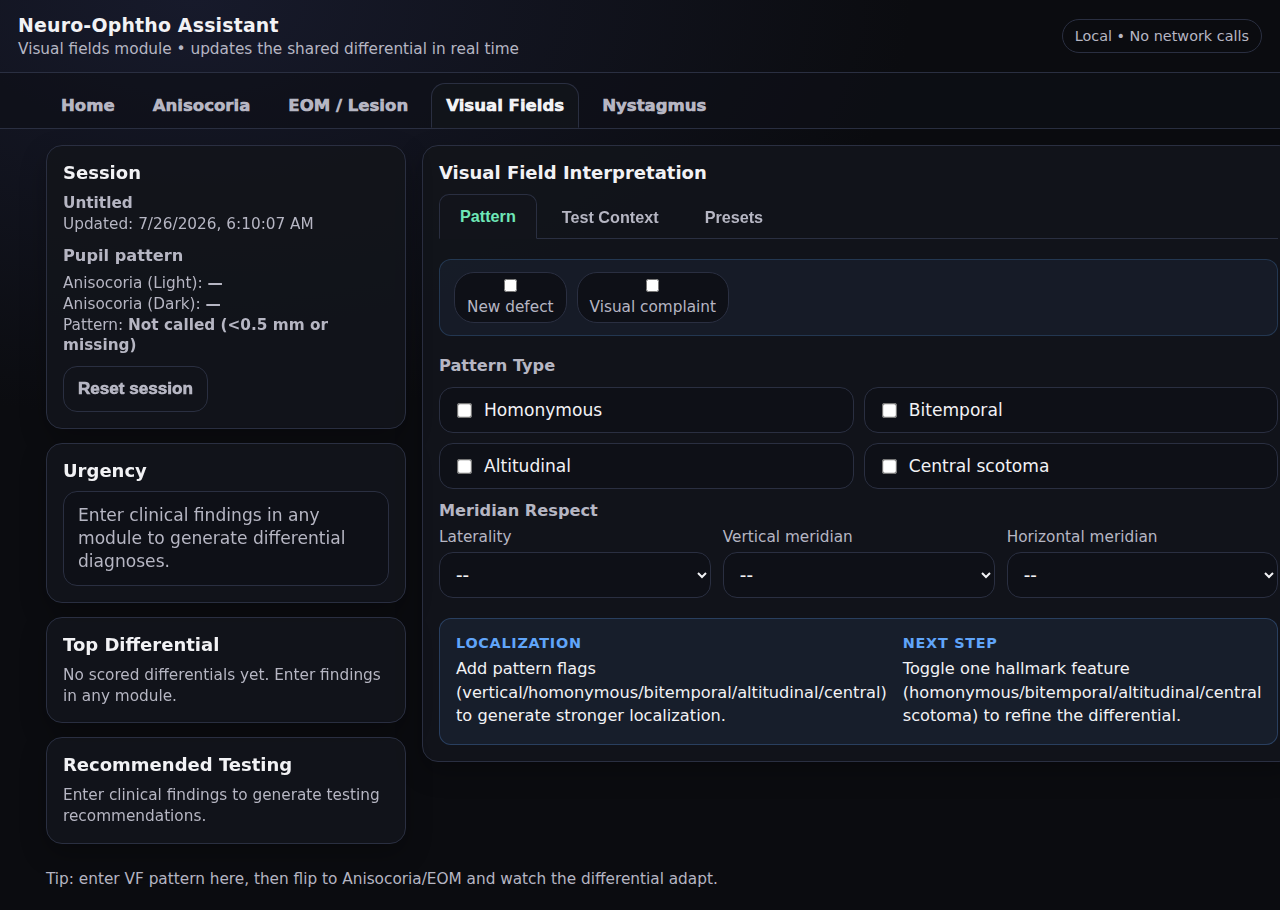
<file: visual-fields.html>
<!doctype html>
<html lang="en">

<head>
  <meta charset="utf-8" />
  <meta name="viewport" content="width=device-width,initial-scale=1" />
  <title>Visual Fields Module</title>
  <link rel="stylesheet" href="./assets/styles.css" />
</head>

<body>
  <header class="topbar">
    <div class="brand">
      <h1>Neuro-Ophtho Assistant</h1>
      <p class="sub">Visual fields module • updates the shared differential in real time</p>
    </div>
    <div class="pill">Local • No network calls</div>
  </header>

  <!-- Full-width top tabs (your current layout) -->
  <div class="tabbar">
    <nav class="tabbarInner">
      <a href="./index.html">Home</a>
      <a href="./anisocoria.html">Anisocoria</a>
      <a href="./eom.html">EOM / Lesion</a>
      <a href="./visual-fields.html">Visual Fields</a>
      <a href="./nystagmus.html">Nystagmus</a>
    </nav>
  </div>

  <div class="shell">
    <!-- SIDEBAR (persistent differential) -->
    <aside class="sidebar">
      <!-- (sidebar nav hidden by CSS; keep sidebar cards only) -->

      <section class="card">
        <h2>Session</h2>
        <div class="small"><strong id="sbPatient">Untitled</strong></div>
        <div class="small" id="sbUpdated"></div>

        <h3>Pupil pattern</h3>
        <div class="small">Anisocoria (Light): <strong id="sbAnisL">—</strong></div>
        <div class="small">Anisocoria (Dark): <strong id="sbAnisD">—</strong></div>
        <div class="small">Pattern: <strong id="sbPattern">—</strong></div>

        <div class="btnRow">
          <button class="ghost" id="sbReset">Reset session</button>
        </div>
      </section>

      <section class="card">
        <h2>Urgency</h2>
        <div class="callout" id="sbUrgency" data-level="none">—</div>
      </section>

      <section class="card">
        <h2>Top Differential</h2>
        <div id="sbDx"></div>
      </section>

      <section class="card">
        <h2>Recommended Testing</h2>
        <div id="sbTests"></div>
      </section>
    </aside>

    <!-- MAIN -->
    <main class="main">
      <section class="card">
        <h2>Visual Field Interpretation</h2>

        <!-- In-page tab navigation -->
        <div class="page-tabs">
          <button class="page-tab active" data-tab="pattern">Pattern</button>
          <button class="page-tab" data-tab="context">Test Context</button>
          <button class="page-tab" data-tab="presets">Presets</button>
        </div>

        <!-- Tab: Pattern -->
        <div class="tab-content active" id="tab-pattern">
          <!-- Context bar -->
          <div class="context-bar">
            <label class="context-chip"><input type="checkbox" id="vfNewDefect"> New defect</label>
            <label class="context-chip"><input type="checkbox" id="vfSymptoms"> Visual complaint</label>
          </div>

          <h3>Pattern Type</h3>
          <div class="checkbox-grid">
            <label class="check"><input type="checkbox" id="vfHomonymous"> Homonymous</label>
            <label class="check"><input type="checkbox" id="vfBitemporal"> Bitemporal</label>
            <label class="check"><input type="checkbox" id="vfAltitudinal"> Altitudinal</label>
            <label class="check"><input type="checkbox" id="vfCentralScotoma"> Central scotoma</label>
          </div>

          <h3>Meridian Respect</h3>
          <div class="input-row">
            <label class="compact-label">
              Laterality
              <select id="vfLaterality">
                <option value="">--</option>
                <option value="mono">Monocular</option>
                <option value="binocular">Binocular</option>
                <option value="unknown">Unclear</option>
              </select>
            </label>
            <label class="compact-label">
              Vertical meridian
              <select id="vfVertical">
                <option value="">--</option>
                <option value="true">Respects</option>
                <option value="false">Does not respect</option>
              </select>
            </label>
            <label class="compact-label">
              Horizontal meridian
              <select id="vfHorizontal">
                <option value="">--</option>
                <option value="true">Respects</option>
                <option value="false">Does not respect</option>
              </select>
            </label>
          </div>

          <!-- Guidance panel -->
          <div class="guidance-panel">
            <div class="guidance-item">
              <span class="guidance-label">Localization</span>
              <span class="guidance-value" id="vfLocalize">Select pattern features</span>
            </div>
            <div class="guidance-item">
              <span class="guidance-label">Next step</span>
              <span class="guidance-value" id="vfNext">--</span>
            </div>
          </div>
        </div>

        <!-- Tab: Test Context -->
        <div class="tab-content" id="tab-context">
          <h3>Test Information</h3>
          <div class="input-row">
            <label class="compact-label">
              Test type
              <select id="vfTestType">
                <option value="">--</option>
                <option value="HVF_24-2">HVF 24-2</option>
                <option value="HVF_30-2">HVF 30-2</option>
                <option value="HVF_10-2">HVF 10-2</option>
                <option value="Goldmann">Goldmann</option>
                <option value="Other">Other</option>
              </select>
            </label>
            <label class="compact-label">
              Reliability
              <select id="vfReliability">
                <option value="">--</option>
                <option value="good">Good</option>
                <option value="borderline">Borderline</option>
                <option value="poor">Poor</option>
              </select>
            </label>
            <label class="compact-label">
              Congruity
              <select id="vfCongruity">
                <option value="">--</option>
                <option value="low">Low</option>
                <option value="moderate">Moderate</option>
                <option value="high">High</option>
              </select>
            </label>
          </div>

          <h3>Notes</h3>
          <label class="full">
            <input type="text" id="vfNotes" placeholder="e.g., dense superior temporal defect OS..." />
          </label>

          <div class="guidance-panel">
            <div class="guidance-item full-width">
              <span class="guidance-label">Quality</span>
              <span class="guidance-value" id="vfQuality">Set reliability to guide interpretation</span>
            </div>
          </div>
        </div>

        <!-- Tab: Presets -->
        <div class="tab-content" id="tab-presets">
          <p class="section-desc">Quick-fill common visual field patterns for testing or demonstration.</p>

          <h3>VF Patterns</h3>
          <div class="preset-grid">
            <button class="preset-btn" id="presetBitemporal" title="Chiasmal lesion">
              <span class="preset-icon">⬅➡</span>
              <span class="preset-label">Bitemporal</span>
            </button>
            <button class="preset-btn" id="presetHomonymous" title="Retrochiasmal lesion">
              <span class="preset-icon">◀◀</span>
              <span class="preset-label">Homonymous</span>
            </button>
            <button class="preset-btn" id="presetAltitudinal" title="AION pattern">
              <span class="preset-icon">▬</span>
              <span class="preset-label">Altitudinal</span>
            </button>
            <button class="preset-btn" id="presetCentral" title="Optic neuritis">
              <span class="preset-icon">●</span>
              <span class="preset-label">Central</span>
            </button>
          </div>
        </div>
      </section>
    </main>
  </div>

  <footer class="footer">Tip: enter VF pattern here, then flip to Anisocoria/EOM and watch the differential adapt.
  </footer>

  <script type="module" src="./js/visual-fields.page.js"></script>
</body>

</html>
</file>
<file: assets/styles.css>
:root {
  --bg: #0b0c10;
  --card: #12141b;
  --text: #f2f2f5;
  --muted: #b6b6c3;
  --line: #2a2f41;
  --accent: #6ee7b7;
  --warn: #fbbf24;
  --danger: #fb7185;
  --info: #60a5fa;
}

* {
  box-sizing: border-box
}

html {
  font-size: 18px;
}

body {
  margin: 0;
  font-family: ui-sans-serif, system-ui, -apple-system, Segoe UI, Roboto, Arial;
  background: radial-gradient(1200px 700px at 15% 0%, #171a2b 0%, var(--bg) 60%);
  color: var(--text);
}

/* Top bar */
.topbar {
  display: flex;
  justify-content: space-between;
  align-items: center;
  padding: 14px 18px;
  border-bottom: 1px solid var(--line);
}

.brand {
  display: flex;
  flex-direction: column;
  gap: 4px;
}

.brand h1 {
  margin: 0;
  font-size: 1.05rem;
  letter-spacing: 0.2px
}

.brand .sub {
  margin: 0;
  color: var(--muted);
  font-size: 0.85rem
}

.pill {
  padding: 8px 12px;
  border: 1px solid var(--line);
  border-radius: 999px;
  color: var(--muted);
  font-size: 0.8rem;
}

/* App shell with persistent sidebar */
.shell {
  max-width: 1220px;
  margin: 0 auto;
  padding: 16px;
  display: grid;
  grid-template-columns: 360px 1fr;
  gap: 16px;
}

/* Sidebar */
.sidebar {
  position: sticky;
  top: 16px;
  align-self: start;
  display: flex;
  flex-direction: column;
  gap: 14px;
}

.nav {
  display: flex;
  gap: 10px;
  flex-wrap: wrap;
}

.nav a {
  text-decoration: none;
  color: var(--muted);
  border: 1px solid var(--line);
  padding: 10px 12px;
  border-radius: 12px;
  background: #0e1017;
  font-weight: 900;
  font-size: 0.9rem;
}

.nav a.active {
  color: var(--text);
  border-color: rgba(110, 231, 183, 0.35);
}

.nav a:hover {
  color: var(--text);
}

.card {
  background: rgba(18, 20, 27, 0.94);
  border: 1px solid var(--line);
  border-radius: 16px;
  padding: 16px;
  box-shadow: 0 10px 26px rgba(0, 0, 0, 0.25);
}

h2 {
  margin: 0 0 10px;
  font-size: 1.0rem
}

h3 {
  margin: 12px 0 8px;
  font-size: 0.9rem;
  color: var(--muted);
  font-weight: 900
}

.callout {
  margin-top: 10px;
  padding: 12px 14px;
  border-radius: 14px;
  border: 1px solid var(--line);
  background: #0e1017;
  color: var(--muted);
  font-size: 0.95rem;
  line-height: 1.35;
}

.callout[data-level="info"] {
  border-color: rgba(96, 165, 250, 0.35);
  color: var(--info);
}

.callout[data-level="warn"] {
  border-color: rgba(251, 191, 36, 0.35);
  color: var(--warn);
}

.callout[data-level="danger"] {
  border-color: rgba(251, 113, 133, 0.35);
  color: var(--danger);
}

.callout[data-level="critical"] {
  border-color: rgba(239, 68, 68, 0.6);
  background: rgba(239, 68, 68, 0.15);
  color: #fecaca;
  font-weight: 700;
  animation: critical-pulse 2s ease-in-out infinite;
}

@keyframes critical-pulse {
  0%, 100% { border-color: rgba(239, 68, 68, 0.6); }
  50% { border-color: rgba(239, 68, 68, 0.9); }
}

.dxItem {
  border: 1px solid var(--line);
  background: #0e1017;
  border-radius: 14px;
  padding: 12px 14px;
  margin-top: 10px;
}

.dxTop {
  display: flex;
  justify-content: space-between;
  align-items: baseline;
  gap: 10px;
}

.dxName {
  font-weight: 950;
  font-size: 0.98rem
}

.dxScore {
  color: var(--muted);
  font-size: 0.85rem;
  font-weight: 900
}

.dxWhy {
  margin-top: 8px;
  color: var(--muted);
  font-size: 0.92rem;
  line-height: 1.35
}

.dxWhy ul {
  margin: 8px 0 0 18px
}

/* Score tier styling */
.dxScore[data-tier="strong"] {
  color: var(--accent);
  background: rgba(110, 231, 183, 0.12);
  padding: 4px 10px;
  border-radius: 8px;
}

.dxScore[data-tier="moderate"] {
  color: var(--info);
  background: rgba(96, 165, 250, 0.12);
  padding: 4px 10px;
  border-radius: 8px;
}

.dxScore[data-tier="low"] {
  color: var(--muted);
}

/* Differential item tier borders */
.dxItem--strong {
  border-color: rgba(110, 231, 183, 0.35);
}

.dxItem--moderate {
  border-color: rgba(96, 165, 250, 0.25);
}

/* Next steps styling */
.dxNextSteps {
  margin-top: 10px;
  padding-top: 10px;
  border-top: 1px solid var(--line);
}

.dxNextStepsLabel {
  color: var(--accent);
  font-weight: 900;
  font-size: 0.85rem;
  margin-bottom: 6px;
}

.dxNextSteps ul {
  margin: 0 0 0 18px;
  color: var(--text);
  font-size: 0.88rem;
  line-height: 1.4;
}

.dxNextSteps li {
  margin-bottom: 4px;
}

.small {
  color: var(--muted);
  font-size: 0.85rem;
  line-height: 1.35;
}

.btnRow {
  display: flex;
  gap: 10px;
  flex-wrap: wrap;
  margin-top: 10px;
}

button {
  border-radius: 14px;
  padding: 12px 14px;
  border: 1px solid var(--line);
  cursor: pointer;
  font-weight: 950;
  font-size: 0.95rem;
}

button.primary {
  background: rgba(110, 231, 183, 0.12);
  color: var(--accent);
  border-color: rgba(110, 231, 183, 0.35);
}

button.ghost {
  background: transparent;
  color: var(--muted);
}

/* Main content */
.main {
  display: flex;
  flex-direction: column;
  gap: 16px;
}

.row {
  display: flex;
  gap: 12px;
  flex-wrap: wrap;
  align-items: flex-end;
  margin: 10px 0;
}

label {
  font-size: 0.9rem;
  color: var(--muted);
  display: flex;
  flex-direction: column;
  gap: 8px;
}

input[type="number"],
select {
  background: #0e1017;
  border: 1px solid var(--line);
  color: var(--text);
  border-radius: 14px;
  padding: 12px 12px;
  min-width: 180px;
  outline: none;
  font-size: 1rem;
}

select {
  min-width: 220px
}

input[type="number"]:focus,
select:focus,
input[type="text"]:focus,
textarea:focus {
  border-color: var(--accent);
  box-shadow: 0 0 0 3px rgba(110, 231, 183, 0.12);
}

.check {
  display: flex;
  flex-direction: row;
  align-items: center;
  gap: 10px;
  padding: 12px 14px;
  border: 1px solid var(--line);
  border-radius: 14px;
  background: #0e1017;
  color: var(--text);
  font-size: 0.95rem;
}

.check input {
  transform: scale(1.15);
}

.twoCol {
  display: grid;
  grid-template-columns: 1fr 1fr;
  gap: 16px;
}

.metrics {
  margin-top: 12px;
  display: grid;
  grid-template-columns: repeat(3, 1fr);
  gap: 12px;
}

.metric {
  border: 1px solid var(--line);
  border-radius: 14px;
  padding: 12px;
  background: #0e1017;
}

.metric .k {
  color: var(--muted);
  font-size: 0.85rem;
  margin-bottom: 8px;
  font-weight: 900
}

.metric .v {
  font-size: 1.05rem;
  font-weight: 950
}

.footer {
  max-width: 1220px;
  margin: 0 auto;
  padding: 10px 16px 22px;
  color: var(--muted);
  font-size: 0.85rem;
}

@media (max-width: 980px) {
  html {
    font-size: 17px;
  }

  .shell {
    grid-template-columns: 1fr;
  }

  .sidebar {
    position: relative;
    top: 0;
  }

  input[type="number"],
  select {
    min-width: 160px;
  }

  .twoCol {
    grid-template-columns: 1fr;
  }

  .metrics {
    grid-template-columns: 1fr;
  }
}

/* ===== TAB NAV (drop-in) ===== */
/* Put this at the END of assets/styles.css (it will override earlier .nav styles) */

.topbar {
  display: flex;
  justify-content: space-between;
  align-items: flex-end;
  /* tabs sit on the bottom edge */
  gap: 16px;
  padding: 14px 18px 0;
  /* remove bottom padding so tabs “dock” */
  border-bottom: 1px solid var(--line);
}

.topbarLeft {
  display: flex;
  flex-direction: column;
  gap: 6px;
  padding-bottom: 12px;
  /* keeps brand text aligned while tabs dock */
}

.tabs {
  display: flex;
  gap: 8px;
  flex-wrap: wrap;
  align-items: flex-end;
  padding-bottom: 0;
}

.tabs a {
  text-decoration: none;
  color: var(--muted);
  font-weight: 950;
  font-size: 0.92rem;
  padding: 10px 14px;
  border: 1px solid var(--line);
  border-bottom: none;
  /* makes it look like a real tab */
  border-radius: 14px 14px 0 0;
  background: #0e1017;
  position: relative;
  top: 1px;
  /* sits over the border line */
}

.tabs a:hover {
  color: var(--text);
}

.tabs a.active {
  color: var(--text);
  border-color: rgba(110, 231, 183, 0.35);
  background: rgba(110, 231, 183, 0.10);
}

/* Sidebar no longer needs nav buttons */
.sidebar .nav {
  display: none;
}

/* ===== MODULE TAB BAR (full-width, above sidebar+content) ===== */

.topbar {
  display: flex;
  justify-content: space-between;
  align-items: center;
  gap: 16px;
  padding: 14px 18px;
  border-bottom: 1px solid var(--line);
}

/* a dedicated tab strip that spans the page */
.tabbar {
  border-bottom: 1px solid var(--line);
  background: rgba(14, 16, 23, 0.65);
}

.tabbarInner {
  max-width: 1220px;
  margin: 0 auto;
  padding: 0 16px;
  display: flex;
  gap: 8px;
  flex-wrap: wrap;
}

.tabbarInner a {
  text-decoration: none;
  color: var(--muted);
  font-weight: 950;
  font-size: 0.92rem;
  padding: 12px 14px;
  border: 1px solid transparent;
  border-bottom: none;
  border-radius: 14px 14px 0 0;
  margin-top: 10px;
}

.tabbarInner a:hover {
  color: var(--text);
}

.tabbarInner a.active {
  color: var(--text);
  background: rgba(18, 20, 27, 0.94);
  border-color: var(--line);
  border-bottom: 1px solid rgba(18, 20, 27, 0.94);
  /* visually “connect” to content below */
}

/* keep the sidebar nav hidden (we navigate via the tabbar now) */
.sidebar .nav {
  display: none;
}

/* ===== QUICK PRESETS ===== */
.presets-section {
  margin-bottom: 16px;
  padding: 14px;
  background: rgba(110, 231, 183, 0.05);
  border: 1px solid rgba(110, 231, 183, 0.2);
  border-radius: 14px;
}

.preset-row {
  display: flex;
  gap: 10px;
  flex-wrap: wrap;
  margin-top: 8px;
}

.preset-btn {
  display: flex;
  flex-direction: column;
  align-items: center;
  gap: 6px;
  padding: 12px 16px;
  background: #0e1017;
  border: 1px solid var(--line);
  border-radius: 12px;
  cursor: pointer;
  transition: all 0.2s ease;
  min-width: 100px;
}

.preset-btn:hover {
  border-color: var(--accent);
  background: rgba(110, 231, 183, 0.08);
}

.preset-btn--urgent {
  border-color: rgba(251, 113, 133, 0.4);
  background: rgba(251, 113, 133, 0.08);
}

.preset-btn--urgent .preset-icon {
  color: var(--danger);
}

.preset-btn--urgent:hover {
  border-color: var(--danger);
  background: rgba(251, 113, 133, 0.15);
}

.preset-icon {
  font-size: 1.5rem;
  color: var(--accent);
}

.preset-label {
  font-size: 0.8rem;
  color: var(--muted);
  font-weight: 700;
}

/* ===== VISUAL PUPIL DIAGRAM ===== */
.pupil-diagram-container {
  margin: 16px 0;
  padding: 20px;
  background: #0e1017;
  border: 1px solid var(--line);
  border-radius: 14px;
}

.pupil-diagram {
  display: flex;
  justify-content: center;
  gap: 60px;
  margin-bottom: 16px;
}

.eye-container {
  display: flex;
  flex-direction: column;
  align-items: center;
  gap: 10px;
}

.eye-label {
  font-size: 0.9rem;
  font-weight: 700;
  color: var(--muted);
}

.eye {
  width: 90px;
  height: 90px;
  border-radius: 50%;
  background: linear-gradient(135deg, #f5f5f5 0%, #e0e0e0 100%);
  display: flex;
  align-items: center;
  justify-content: center;
  box-shadow:
    inset 0 2px 8px rgba(0,0,0,0.1),
    0 4px 12px rgba(0,0,0,0.3);
  transition: background 0.3s ease;
}

.eye.dark-mode {
  background: linear-gradient(135deg, #3a3a3a 0%, #2a2a2a 100%);
}

.iris {
  width: 70px;
  height: 70px;
  border-radius: 50%;
  background: radial-gradient(circle at 30% 30%, #6b8e7a, #3d5a4c, #2a3d32);
  display: flex;
  align-items: center;
  justify-content: center;
  box-shadow: inset 0 2px 6px rgba(0,0,0,0.3);
}

.pupil {
  width: 20px;
  height: 20px;
  border-radius: 50%;
  background: radial-gradient(circle at 30% 30%, #1a1a1a, #000);
  transition: all 0.3s ease;
  box-shadow: 0 2px 4px rgba(0,0,0,0.5);
}

.pupil-size-display {
  font-size: 1rem;
  font-weight: 700;
  color: var(--text);
}

.lighting-toggle {
  display: flex;
  justify-content: center;
  gap: 10px;
}

.lighting-btn {
  padding: 10px 24px;
  background: transparent;
  border: 1px solid var(--line);
  border-radius: 10px;
  color: var(--muted);
  font-weight: 700;
  cursor: pointer;
  transition: all 0.2s ease;
}

.lighting-btn:hover {
  border-color: var(--accent);
  color: var(--text);
}

.lighting-btn.active {
  background: rgba(110, 231, 183, 0.15);
  border-color: var(--accent);
  color: var(--accent);
}

/* ===== URGENT CHECKBOX HIGHLIGHT ===== */
.check--urgent {
  border-color: rgba(251, 113, 133, 0.35);
}

.check--urgent:has(input:checked) {
  background: rgba(251, 113, 133, 0.15);
  border-color: var(--danger);
}

/* ===== VF PATTERN GRID ===== */
.vf-pattern-grid {
  display: grid;
  grid-template-columns: repeat(2, 1fr);
  gap: 12px;
  margin: 12px 0;
}

.pattern-card {
  padding: 14px;
  background: #0e1017;
  border: 1px solid var(--line);
  border-radius: 12px;
  cursor: pointer;
  transition: all 0.2s ease;
}

.pattern-card:hover {
  border-color: var(--accent);
}

.pattern-card.selected {
  background: rgba(110, 231, 183, 0.1);
  border-color: var(--accent);
}

.pattern-card-title {
  font-weight: 700;
  font-size: 0.95rem;
  margin-bottom: 6px;
}

.pattern-card-desc {
  font-size: 0.8rem;
  color: var(--muted);
  line-height: 1.3;
}

/* ===== EOM GRID ===== */
.eom-dual-grid {
  display: flex;
  gap: 40px;
  justify-content: center;
  flex-wrap: wrap;
  margin: 16px 0;
}

.eom-eye-section {
  display: flex;
  flex-direction: column;
  align-items: center;
}

.eom-eye-section h4 {
  margin: 0 0 10px;
  font-size: 0.95rem;
  color: var(--text);
  font-weight: 700;
}

.eom-grid {
  display: grid;
  grid-template-columns: repeat(3, 1fr);
  gap: 6px;
  max-width: 180px;
}

.eom-cell {
  width: 55px;
  height: 55px;
  display: flex;
  align-items: center;
  justify-content: center;
  background: #0e1017;
  border: 1px solid var(--line);
  border-radius: 10px;
  font-size: 0.75rem;
  font-weight: 700;
  color: var(--muted);
  cursor: pointer;
  transition: all 0.2s ease;
}

.eom-cell:hover {
  border-color: var(--accent);
  background: rgba(110, 231, 183, 0.05);
}

.eom-cell.center {
  background: var(--card);
  cursor: default;
  color: var(--text);
}

.eom-cell.deficit {
  background: rgba(251, 113, 133, 0.2);
  border-color: var(--danger);
  color: var(--danger);
}

/* ===== DIAGNOSIS CATEGORY BADGES ===== */
.dx-category {
  display: inline-block;
  padding: 2px 8px;
  border-radius: 6px;
  font-size: 0.7rem;
  font-weight: 700;
  text-transform: uppercase;
  margin-left: 8px;
}

.dx-category--pupil {
  background: rgba(110, 231, 183, 0.15);
  color: var(--accent);
}

.dx-category--eom {
  background: rgba(96, 165, 250, 0.15);
  color: var(--info);
}

.dx-category--vf {
  background: rgba(251, 191, 36, 0.15);
  color: var(--warn);
}

.dx-category--neuro {
  background: rgba(251, 113, 133, 0.15);
  color: var(--danger);
}

/* ===== NOTES/TEXT INPUT STYLING ===== */
input[type="text"] {
  background: #0e1017;
  border: 1px solid var(--line);
  color: var(--text);
  border-radius: 14px;
  padding: 12px 12px;
  min-width: 180px;
  outline: none;
  font-size: 1rem;
  width: 100%;
}

textarea {
  background: #0e1017;
  border: 1px solid var(--line);
  color: var(--text);
  border-radius: 14px;
  padding: 12px 12px;
  min-width: 180px;
  outline: none;
  font-size: 1rem;
  width: 100%;
  resize: vertical;
}

/* ===== TESTING RECOMMENDATIONS ===== */
.test-group {
  margin-bottom: 16px;
  border-radius: 10px;
  overflow: hidden;
}

.test-group-header {
  padding: 8px 12px;
  font-weight: 700;
  font-size: 0.85rem;
  display: flex;
  align-items: center;
  gap: 6px;
}

.test-group--critical .test-group-header {
  background: rgba(251, 113, 133, 0.2);
  color: var(--danger);
}

.test-group--high .test-group-header {
  background: rgba(251, 191, 36, 0.2);
  color: var(--warn);
}

.test-group--moderate .test-group-header {
  background: rgba(96, 165, 250, 0.15);
  color: var(--info);
}

.test-group--low .test-group-header {
  background: rgba(110, 231, 183, 0.15);
  color: var(--accent);
}

.test-item {
  padding: 10px 12px;
  border-bottom: 1px solid var(--line);
  background: rgba(14, 16, 23, 0.5);
}

.test-item:last-child {
  border-bottom: none;
}

.test-name {
  font-weight: 700;
  font-size: 0.9rem;
  color: var(--text);
  margin-bottom: 4px;
}

.test-rationale {
  font-size: 0.8rem;
  color: var(--muted);
  line-height: 1.4;
  margin-bottom: 6px;
}

.test-technique {
  font-size: 0.75rem;
  color: var(--muted);
  background: rgba(110, 231, 183, 0.05);
  padding: 8px 10px;
  border-radius: 8px;
  border-left: 2px solid var(--accent);
  line-height: 1.4;
}

.test-technique strong {
  color: var(--accent);
}

/* ===== QUICK JUMP BAR ===== */
.jumpbar {
  display: flex;
  flex-wrap: wrap;
  gap: 8px;
  padding: 12px 14px;
  background: rgba(18, 20, 27, 0.9);
  border: 1px solid var(--line);
  border-radius: 14px;
}

.jumpbar-title {
  font-size: 0.8rem;
  text-transform: uppercase;
  letter-spacing: 0.08em;
  color: var(--muted);
  font-weight: 900;
  margin-right: 6px;
}

.jumpbar a {
  text-decoration: none;
  color: var(--muted);
  border: 1px solid var(--line);
  background: #0e1017;
  padding: 8px 12px;
  border-radius: 999px;
  font-size: 0.8rem;
  font-weight: 800;
}

.jumpbar a:hover {
  color: var(--text);
  border-color: rgba(110, 231, 183, 0.35);
}

/* ===== SECTION BLOCKS ===== */
.section-block {
  margin: 14px 0;
  padding: 14px;
  border: 1px solid var(--line);
  border-radius: 14px;
  background: #0e1017;
}

.section-block--primary {
  border-color: rgba(110, 231, 183, 0.35);
  box-shadow: inset 0 0 0 1px rgba(110, 231, 183, 0.12);
}

.section-block.presets-section {
  background: rgba(110, 231, 183, 0.05);
  border-color: rgba(110, 231, 183, 0.2);
}

.section-block h3 {
  margin-top: 0;
}

.section-desc {
  margin: -2px 0 10px;
  font-size: 0.82rem;
  color: var(--muted);
}

.section-block,
section.card[id] {
  scroll-margin-top: 90px;
}

/* ===== OPTIC NERVE CATEGORY BADGE ===== */
.dx-category--optic {
  background: rgba(192, 132, 252, 0.15);
  color: #c084fc;
}

/* ===== IN-PAGE TABS ===== */
.page-tabs {
  display: flex;
  gap: 4px;
  margin-bottom: 20px;
  border-bottom: 1px solid var(--line);
  padding-bottom: 0;
}

.page-tab {
  padding: 12px 20px;
  background: transparent;
  border: 1px solid transparent;
  border-bottom: none;
  border-radius: 10px 10px 0 0;
  color: var(--muted);
  font-weight: 700;
  font-size: 0.9rem;
  cursor: pointer;
  transition: all 0.2s ease;
  position: relative;
  top: 1px;
}

.page-tab:hover {
  color: var(--text);
  background: rgba(110, 231, 183, 0.05);
}

.page-tab.active {
  color: var(--accent);
  background: var(--card);
  border-color: var(--line);
  border-bottom: 1px solid var(--card);
}

.tab-content {
  display: none;
  animation: fadeIn 0.2s ease;
}

.tab-content.active {
  display: block;
}

@keyframes fadeIn {
  from { opacity: 0; transform: translateY(-4px); }
  to { opacity: 1; transform: translateY(0); }
}

/* ===== TRIAGE BAR ===== */
.triage-bar {
  display: flex;
  align-items: center;
  gap: 10px;
  flex-wrap: wrap;
  padding: 12px 14px;
  background: rgba(251, 113, 133, 0.08);
  border: 1px solid rgba(251, 113, 133, 0.25);
  border-radius: 12px;
  margin-bottom: 20px;
}

.triage-label {
  font-size: 0.85rem;
  font-weight: 700;
  color: var(--danger);
  margin-right: 4px;
}

.triage-chip {
  display: flex;
  align-items: center;
  gap: 6px;
  padding: 6px 12px;
  background: #0e1017;
  border: 1px solid var(--line);
  border-radius: 20px;
  font-size: 0.85rem;
  color: var(--muted);
  cursor: pointer;
  transition: all 0.2s ease;
}

.triage-chip:hover {
  border-color: var(--danger);
  color: var(--text);
}

.triage-chip:has(input:checked) {
  background: rgba(251, 113, 133, 0.2);
  border-color: var(--danger);
  color: var(--danger);
}

.triage-chip input {
  margin: 0;
}

/* ===== PUPIL ENTRY SECTION ===== */
.pupil-entry-section {
  display: flex;
  flex-direction: column;
  gap: 20px;
}

.pupil-diagram-compact {
  display: flex;
  justify-content: center;
  gap: 50px;
  padding: 16px 0;
}

/* ===== MEASUREMENT GRID ===== */
.measurement-grid {
  display: grid;
  grid-template-columns: 1fr 1fr;
  gap: 20px;
}

.measurement-group {
  background: #0e1017;
  border: 1px solid var(--line);
  border-radius: 12px;
  padding: 16px;
}

.measurement-group h4 {
  margin: 0 0 12px;
  font-size: 0.9rem;
  color: var(--text);
  font-weight: 700;
}

.input-row {
  display: flex;
  gap: 12px;
}

.compact-label {
  display: flex;
  flex-direction: column;
  gap: 6px;
  font-size: 0.85rem;
  color: var(--muted);
  flex: 1;
}

.compact-label input[type="number"],
.compact-label select {
  min-width: 0;
  width: 100%;
  padding: 10px 12px;
  font-size: 1.1rem;
}

.aniso-readout {
  margin-top: 12px;
  padding: 8px 12px;
  background: rgba(110, 231, 183, 0.08);
  border-radius: 8px;
  font-size: 0.9rem;
  color: var(--muted);
}

.aniso-readout strong {
  color: var(--accent);
  font-weight: 700;
}

/* ===== REACTIVITY ROW ===== */
.reactivity-row {
  display: flex;
  gap: 16px;
}

.reactivity-row .compact-label {
  flex: 1;
}

/* ===== GUIDANCE PANEL ===== */
.guidance-panel {
  display: flex;
  gap: 16px;
  padding: 16px;
  background: rgba(96, 165, 250, 0.08);
  border: 1px solid rgba(96, 165, 250, 0.25);
  border-radius: 12px;
  margin-top: 20px;
}

.guidance-item {
  flex: 1;
}

.guidance-item.full-width {
  flex: none;
  width: 100%;
}

.guidance-label {
  display: block;
  font-size: 0.8rem;
  font-weight: 700;
  color: var(--info);
  text-transform: uppercase;
  letter-spacing: 0.05em;
  margin-bottom: 6px;
}

.guidance-value {
  font-size: 0.9rem;
  color: var(--text);
  line-height: 1.4;
}

/* ===== CHECKBOX GRID ===== */
.checkbox-grid {
  display: grid;
  grid-template-columns: repeat(2, 1fr);
  gap: 10px;
  margin: 12px 0;
}

.checkbox-grid .check {
  margin: 0;
}

/* ===== EYE FINDINGS GRID ===== */
.eye-findings-grid {
  display: grid;
  grid-template-columns: 1fr 1fr;
  gap: 20px;
  margin: 12px 0;
}

.eye-findings-col {
  display: flex;
  flex-direction: column;
  gap: 8px;
}

.eye-findings-col h4 {
  margin: 0 0 8px;
  font-size: 0.9rem;
  color: var(--text);
}

.eye-findings-col .check {
  margin: 0;
}

/* ===== PRESET GRID ===== */
.preset-grid {
  display: flex;
  flex-wrap: wrap;
  gap: 10px;
  margin: 12px 0;
}

.preset-grid .preset-btn {
  min-width: 90px;
  flex: 0 0 auto;
}

/* ===== SYMPTOMS BAR (EOM) ===== */
.symptoms-bar {
  display: flex;
  align-items: center;
  gap: 10px;
  flex-wrap: wrap;
  padding: 12px 14px;
  background: rgba(110, 231, 183, 0.06);
  border: 1px solid rgba(110, 231, 183, 0.2);
  border-radius: 12px;
  margin-bottom: 20px;
}

.symptom-chip {
  display: flex;
  align-items: center;
  gap: 6px;
  padding: 6px 12px;
  background: #0e1017;
  border: 1px solid var(--line);
  border-radius: 20px;
  font-size: 0.85rem;
  color: var(--muted);
  cursor: pointer;
  transition: all 0.2s ease;
}

.symptom-chip:hover {
  border-color: var(--accent);
  color: var(--text);
}

.symptom-chip:has(input:checked) {
  background: rgba(110, 231, 183, 0.15);
  border-color: var(--accent);
  color: var(--accent);
}

.symptom-chip--urgent:has(input:checked) {
  background: rgba(251, 113, 133, 0.2);
  border-color: var(--danger);
  color: var(--danger);
}

.symptom-chip input {
  margin: 0;
}

/* ===== CONTEXT BAR (VF) ===== */
.context-bar {
  display: flex;
  align-items: center;
  gap: 10px;
  flex-wrap: wrap;
  padding: 12px 14px;
  background: rgba(96, 165, 250, 0.06);
  border: 1px solid rgba(96, 165, 250, 0.2);
  border-radius: 12px;
  margin-bottom: 20px;
}

.context-chip {
  display: flex;
  align-items: center;
  gap: 6px;
  padding: 6px 12px;
  background: #0e1017;
  border: 1px solid var(--line);
  border-radius: 20px;
  font-size: 0.85rem;
  color: var(--muted);
  cursor: pointer;
  transition: all 0.2s ease;
}

.context-chip:hover {
  border-color: var(--info);
  color: var(--text);
}

.context-chip:has(input:checked) {
  background: rgba(96, 165, 250, 0.15);
  border-color: var(--info);
  color: var(--info);
}

.context-chip input {
  margin: 0;
}

/* ===== GRID HINT ===== */
.grid-hint {
  text-align: center;
  font-size: 0.8rem;
  color: var(--muted);
  margin: 8px 0 16px;
}

/* ===== RESPONSIVE ADJUSTMENTS ===== */
@media (max-width: 980px) {
  .preset-row {
    justify-content: center;
  }

  .pupil-diagram {
    gap: 30px;
  }

  .eye {
    width: 70px;
    height: 70px;
  }

  .iris {
    width: 55px;
    height: 55px;
  }

  .vf-pattern-grid {
    grid-template-columns: 1fr;
  }

  .page-tabs {
    flex-wrap: wrap;
  }

  .page-tab {
    padding: 10px 14px;
    font-size: 0.85rem;
  }

  .measurement-grid {
    grid-template-columns: 1fr;
  }

  .checkbox-grid {
    grid-template-columns: 1fr;
  }

  .eye-findings-grid {
    grid-template-columns: 1fr;
  }

  .guidance-panel {
    flex-direction: column;
  }

  .reactivity-row {
    flex-direction: column;
  }
}

/* ========================================
   NYSTAGMUS MODULE STYLES
   ======================================== */

/* Nystagmus present toggle */
.nystagmus-toggle {
  margin: 16px 0;
  padding: 12px 16px;
  background: rgba(110, 231, 183, 0.05);
  border: 1px solid var(--accent);
  border-radius: 12px;
}

.check--large {
  font-size: 1rem;
  font-weight: 600;
}

.check--large input[type="checkbox"] {
  width: 20px;
  height: 20px;
}

/* Nystagmus diagram section */
.nystagmus-diagram-section {
  display: flex;
  flex-direction: column;
  align-items: center;
  gap: 16px;
  padding: 20px;
  background: rgba(0, 0, 0, 0.2);
  border-radius: 16px;
  margin-bottom: 20px;
}

.nystagmus-diagram {
  display: flex;
  justify-content: center;
  gap: 40px;
}

.nystagmus-eye-container {
  display: flex;
  flex-direction: column;
  align-items: center;
  gap: 8px;
}

.nystagmus-eye {
  width: 80px;
  height: 80px;
  border-radius: 50%;
  background: linear-gradient(145deg, #ffffff 0%, #e8e8e8 100%);
  display: flex;
  align-items: center;
  justify-content: center;
  box-shadow:
    inset 0 -4px 8px rgba(0, 0, 0, 0.1),
    0 4px 12px rgba(0, 0, 0, 0.3);
  overflow: hidden;
  position: relative;
}

.nystagmus-iris {
  width: 45px;
  height: 45px;
  border-radius: 50%;
  background: radial-gradient(circle at 30% 30%, #6b8e7a 0%, #3d5c4a 60%, #2a3f32 100%);
  display: flex;
  align-items: center;
  justify-content: center;
  box-shadow: inset 0 2px 4px rgba(0, 0, 0, 0.3);
}

.nystagmus-pupil {
  width: 18px;
  height: 18px;
  border-radius: 50%;
  background: radial-gradient(circle at 35% 35%, #333 0%, #000 70%);
  box-shadow: 0 0 3px rgba(0, 0, 0, 0.5);
}

.nystagmus-eye-label {
  font-size: 0.85rem;
  font-weight: 600;
  color: var(--muted);
}

/* Direction indicator */
.nystagmus-direction-indicator {
  display: flex;
  align-items: center;
  gap: 12px;
  padding: 10px 20px;
  background: var(--card);
  border: 1px solid var(--line);
  border-radius: 8px;
}

.direction-arrow {
  font-size: 1.8rem;
  color: var(--accent);
  line-height: 1;
}

.direction-label {
  font-size: 0.9rem;
  color: var(--text);
}

/* Nystagmus animations with CSS custom properties for amplitude/frequency control */
/* Default values - medium amplitude, moderate frequency */
.nystagmus-iris {
  --nys-amplitude: 10px;
  --nys-duration: 1.2s;
}

/* Amplitude modifiers */
.nystagmus-iris.amp-fine {
  --nys-amplitude: 5px;
}
.nystagmus-iris.amp-medium {
  --nys-amplitude: 10px;
}
.nystagmus-iris.amp-coarse {
  --nys-amplitude: 16px;
}

/* Frequency modifiers */
.nystagmus-iris.freq-low {
  --nys-duration: 2s;
}
.nystagmus-iris.freq-moderate {
  --nys-duration: 1.2s;
}
.nystagmus-iris.freq-high {
  --nys-duration: 0.6s;
}

/* Jerk nystagmus: SLOW drift away from fast phase direction, then FAST saccade back */
/* Right-beating = slow drift LEFT, fast correction RIGHT */
@keyframes nys-jerk-right {
  0% { transform: translateX(0); }
  70% { transform: translateX(calc(var(--nys-amplitude) * -1)); }
  78% { transform: translateX(0); }
  100% { transform: translateX(0); }
}

/* Left-beating = slow drift RIGHT, fast correction LEFT */
@keyframes nys-jerk-left {
  0% { transform: translateX(0); }
  70% { transform: translateX(var(--nys-amplitude)); }
  78% { transform: translateX(0); }
  100% { transform: translateX(0); }
}

/* Upbeat = slow drift DOWN, fast correction UP */
@keyframes nys-jerk-up {
  0% { transform: translateY(0); }
  70% { transform: translateY(var(--nys-amplitude)); }
  78% { transform: translateY(0); }
  100% { transform: translateY(0); }
}

/* Downbeat = slow drift UP, fast correction DOWN */
@keyframes nys-jerk-down {
  0% { transform: translateY(0); }
  70% { transform: translateY(calc(var(--nys-amplitude) * -1)); }
  78% { transform: translateY(0); }
  100% { transform: translateY(0); }
}

@keyframes nys-pendular-h {
  0%, 100% { transform: translateX(0); }
  25% { transform: translateX(var(--nys-amplitude)); }
  75% { transform: translateX(calc(var(--nys-amplitude) * -1)); }
}

@keyframes nys-pendular-v {
  0%, 100% { transform: translateY(0); }
  25% { transform: translateY(calc(var(--nys-amplitude) * -1)); }
  75% { transform: translateY(var(--nys-amplitude)); }
}

@keyframes nys-torsional {
  0%, 100% { transform: rotate(0deg); }
  25% { transform: rotate(12deg); }
  75% { transform: rotate(-12deg); }
}

@keyframes nys-mixed {
  0%, 100% { transform: translate(0, 0); }
  20% { transform: translate(var(--nys-amplitude), calc(var(--nys-amplitude) * -0.6)); }
  40% { transform: translate(calc(var(--nys-amplitude) * -0.6), var(--nys-amplitude)); }
  60% { transform: translate(calc(var(--nys-amplitude) * 0.4), calc(var(--nys-amplitude) * 0.4)); }
  80% { transform: translate(calc(var(--nys-amplitude) * -1), calc(var(--nys-amplitude) * -0.4)); }
}

@keyframes nys-seesaw-left {
  0%, 100% { transform: translateY(0) rotate(0deg); }
  50% { transform: translateY(calc(var(--nys-amplitude) * -0.8)) rotate(8deg); }
}

@keyframes nys-seesaw-right {
  0%, 100% { transform: translateY(0) rotate(0deg); }
  50% { transform: translateY(calc(var(--nys-amplitude) * 0.8)) rotate(-8deg); }
}

@keyframes nys-convergence {
  0% { transform: translateX(0); }
  60% { transform: translateX(calc(var(--nys-amplitude) * -0.8)); }
  70% { transform: translateX(calc(var(--nys-amplitude) * 0.6)); }
  80% { transform: translateX(0); }
  100% { transform: translateX(0); }
}

@keyframes nys-dissociated-fast {
  0% { transform: translateX(0); }
  60% { transform: translateX(calc(var(--nys-amplitude) * -1)); }
  70% { transform: translateX(calc(var(--nys-amplitude) * 0.4)); }
  80% { transform: translateX(0); }
  100% { transform: translateX(0); }
}

@keyframes nys-dissociated-slow {
  0% { transform: translateX(0); }
  70% { transform: translateX(calc(var(--nys-amplitude) * -0.5)); }
  80% { transform: translateX(0); }
  100% { transform: translateX(0); }
}

/* Animation classes - applied to .nystagmus-iris to move entire eye */
/* Uses var(--nys-duration) for user-controlled frequency */
/* Linear timing shows the slow drift + fast saccade more clearly */
.nystagmus-iris.nys-jerk-right {
  animation: nys-jerk-right var(--nys-duration) linear infinite;
}

.nystagmus-iris.nys-jerk-left {
  animation: nys-jerk-left var(--nys-duration) linear infinite;
}

.nystagmus-iris.nys-jerk-up {
  animation: nys-jerk-up var(--nys-duration) linear infinite;
}

.nystagmus-iris.nys-jerk-down {
  animation: nys-jerk-down var(--nys-duration) linear infinite;
}

.nystagmus-iris.nys-pendular-h {
  animation: nys-pendular-h var(--nys-duration) ease-in-out infinite;
}

.nystagmus-iris.nys-pendular-v {
  animation: nys-pendular-v var(--nys-duration) ease-in-out infinite;
}

.nystagmus-iris.nys-torsional {
  animation: nys-torsional var(--nys-duration) ease-in-out infinite;
}

.nystagmus-iris.nys-mixed {
  animation: nys-mixed calc(var(--nys-duration) * 0.5) ease-in-out infinite;
}

.nystagmus-iris.nys-seesaw {
  animation: nys-seesaw-left var(--nys-duration) ease-in-out infinite;
}

#nystagmusEyeRight .nystagmus-iris.nys-seesaw {
  animation: nys-seesaw-right var(--nys-duration) ease-in-out infinite;
}

.nystagmus-iris.nys-convergence {
  animation: nys-convergence var(--nys-duration) ease-in-out infinite;
}

#nystagmusEyeLeft .nystagmus-iris.nys-convergence {
  animation-direction: reverse;
}

.nystagmus-iris.nys-dissociated-left {
  animation: nys-dissociated-slow var(--nys-duration) ease-in-out infinite;
}

.nystagmus-iris.nys-dissociated-right {
  animation: nys-dissociated-fast var(--nys-duration) ease-in-out infinite;
}

/* Radio group styling */
.radio-group {
  display: flex;
  flex-direction: column;
  gap: 8px;
}

.radio-label {
  display: flex;
  align-items: center;
  gap: 8px;
  cursor: pointer;
  font-size: 0.9rem;
}

.radio-label input[type="radio"] {
  width: 16px;
  height: 16px;
  accent-color: var(--accent);
}

/* Category badge for nystagmus */
.dx-category--nystagmus {
  background: rgba(168, 85, 247, 0.15);
  color: #c084fc;
  border: 1px solid rgba(168, 85, 247, 0.3);
}

/* Small muted helper text */
.muted {
  color: var(--muted);
}

/* Section description */
.section-desc {
  color: var(--muted);
  font-size: 0.9rem;
  margin-bottom: 16px;
}

/* Nystagmus responsive */
@media (max-width: 768px) {
  .nystagmus-diagram {
    gap: 20px;
  }

  .nystagmus-eye {
    width: 60px;
    height: 60px;
  }

  .nystagmus-iris {
    width: 35px;
    height: 35px;
  }

  .nystagmus-pupil {
    width: 14px;
    height: 14px;
  }
}
</file>
